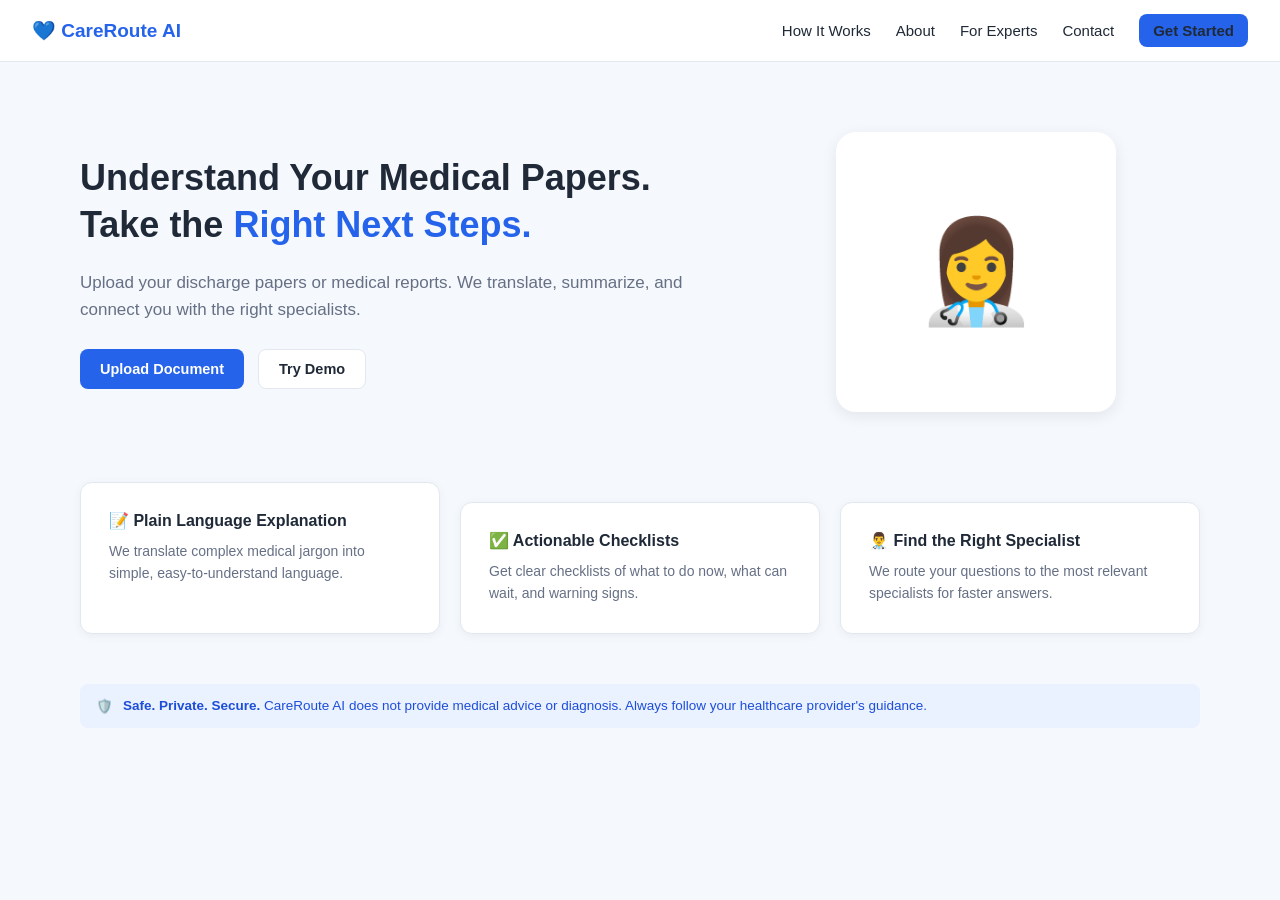
<file: Frontend/index.html>
<!DOCTYPE html>
<html lang="en">
<head>
<meta charset="UTF-8">
<meta name="viewport" content="width=device-width, initial-scale=1.0">
<title>CareRoute AI — Understand Your Medical Papers</title>
<link rel="stylesheet" href="styles.css">
<style>
  .hero{
    display:flex;
    justify-content:space-between;
    align-items:center;
    max-width:1200px;
    margin:auto;
    padding:70px 40px;
    gap:40px;
  }
  .hero-left{ width:55%; }
  .hero-left h1{ font-size:36px; line-height:1.3; margin-bottom:20px; }
  .blue-text{ color:var(--blue); }
  .hero-left p{ font-size:17px; color:var(--text-muted); line-height:1.6; margin-bottom:26px; }
  .buttons{ display:flex; gap:14px; }
  .hero-right{ width:40%; display:flex; justify-content:center; }
  .illustration{
    width:280px; height:280px; background:var(--white);
    border-radius:20px; box-shadow:var(--shadow-md);
    display:flex; justify-content:center; align-items:center; font-size:100px;
  }
  .features{
    max-width:1200px; margin:auto;
    display:grid; grid-template-columns:repeat(3,1fr); gap:20px;
    padding:0 40px 50px;
  }
  .features .card h3{ margin-bottom:10px; font-size:16px; }
  .features .card p{ color:var(--text-muted); line-height:1.6; font-size:14px; }
  .safe-banner{
    max-width:1200px; margin:0 auto 60px; padding:0 40px;
  }
  @media (max-width:800px){
    .hero{ flex-direction:column; }
    .hero-left, .hero-right{ width:100%; }
    .features{ grid-template-columns:1fr; }
  }
</style>
</head>
<body>

<header class="topbar">
  <a href="index.html" class="logo">💙 CareRoute AI</a>
  <nav class="public-nav">
    <a href="#how-it-works">How It Works</a>
    <a href="#about">About</a>
    <a href="#for-experts">For Experts</a>
    <a href="#contact">Contact</a>
    <a href="signup-user.html" class="btn btn-primary btn-sm">Get Started</a>
  </nav>
</header>

<section class="hero">
  <div class="hero-left">
    <h1>Understand Your Medical Papers.<br>Take the <span class="blue-text">Right Next Steps.</span></h1>
    <p>
      Upload your discharge papers or medical reports. We translate, summarize,
      and connect you with the right specialists.
    </p>
    <div class="buttons">
      <a href="upload.html" class="btn btn-primary">Upload Document</a>
      <a href="upload.html?demo=1" class="btn btn-secondary">Try Demo</a>
    </div>
  </div>
  <div class="hero-right">
    <div class="illustration">👩‍⚕️</div>
  </div>
</section>

<section class="features">
  <div class="card">
    <h3>📝 Plain Language Explanation</h3>
    <p>We translate complex medical jargon into simple, easy-to-understand language.</p>
  </div>
  <div class="card">
    <h3>✅ Actionable Checklists</h3>
    <p>Get clear checklists of what to do now, what can wait, and warning signs.</p>
  </div>
  <div class="card">
    <h3>👨‍⚕️ Find the Right Specialist</h3>
    <p>We route your questions to the most relevant specialists for faster answers.</p>
  </div>
</section>

<div class="safe-banner">
  <div class="notice notice-info">
    🛡️ <div><strong>Safe. Private. Secure.</strong> CareRoute AI does not provide medical advice or diagnosis. Always follow your healthcare provider's guidance.</div>
  </div>
</div>

</body>
</html>
</file>
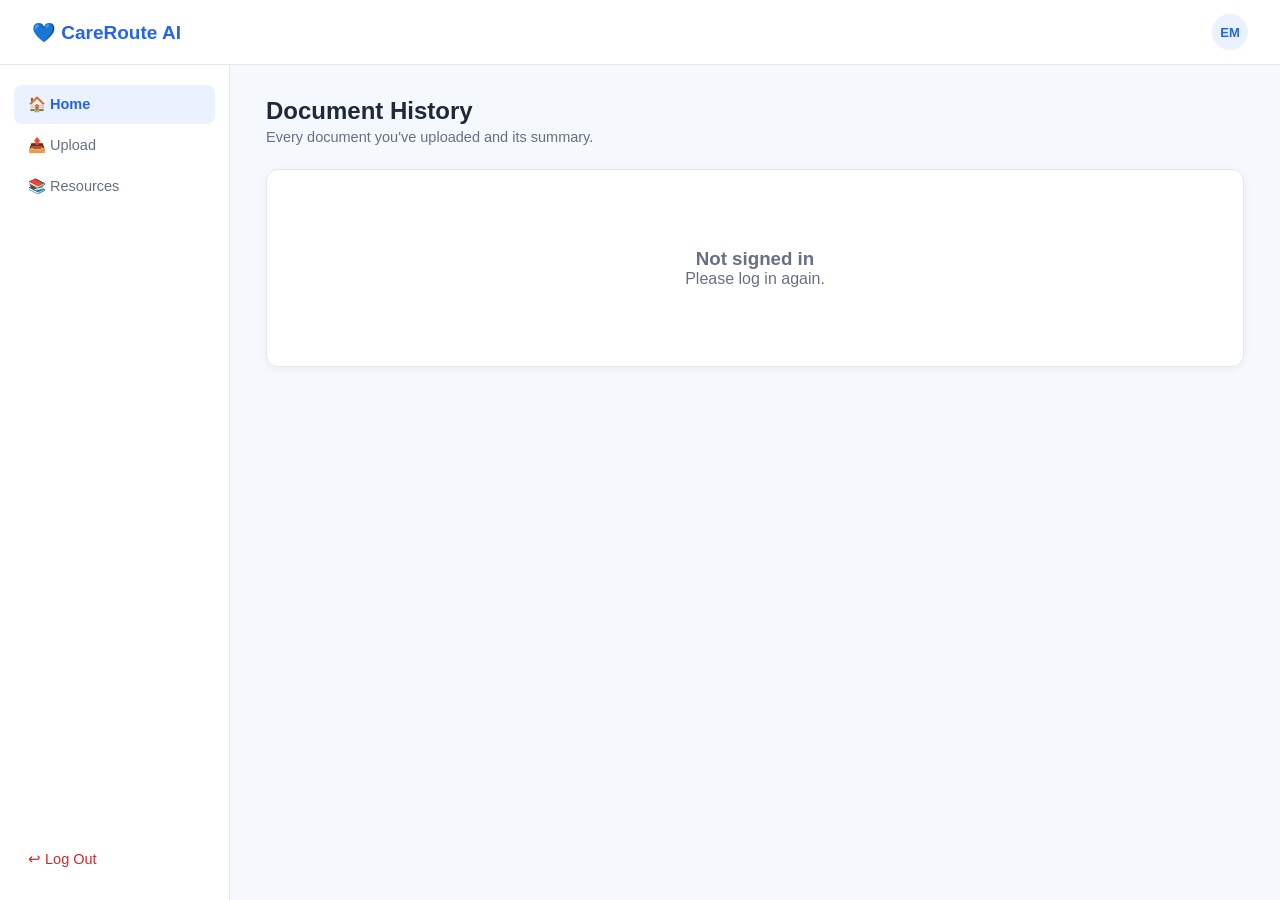
<file: Frontend/dashboard.html>
<!DOCTYPE html>
<html lang="en">
<head>
<meta charset="UTF-8">
<meta name="viewport" content="width=device-width, initial-scale=1.0">
<title>History — CareRoute AI</title>
<link rel="stylesheet" href="styles.css">

<style>
/* ===== FULLSCREEN MODAL ===== */
.modal {
  position: fixed;
  inset: 0;
  background: rgba(0,0,0,0.6);
  z-index: 9999;
}

/* ===== SPLIT LAYOUT ===== */
.split-container {
  width: 95vw;
  height: 92vh;
  margin: 3vh auto;
  background: white;
  border-radius: 12px;
  display: flex;
  overflow: hidden;
}

/* LEFT PANEL */
.left-panel {
  width: 30%;
  padding: 20px;
  border-right: 1px solid #ddd;
  overflow-y: auto;
}

/* RIGHT PANEL */
.right-panel {
  width: 70%;
  display: flex;
  flex-direction: column;
}

/* TOP BAR */
.top-bar {
  display: flex;
  justify-content: space-between;
  padding: 10px 15px;
  border-bottom: 1px solid #ddd;
}

/* DOCUMENT VIEW */
#modalViewer {
  flex: 1;
  width: 100%;
  border: none;
}

/* CAPTION */
.caption-box {
  white-space: pre-wrap;
  line-height: 1.5;
  margin-top: 10px;
}

/* ===== USER DROPDOWN ===== */
.user-menu {
  position: relative;
  display: inline-block;
}

.dropdown {
  position: absolute;
  right: 0;
  top: 45px;
  background: white;
  border: 1px solid #ddd;
  border-radius: 8px;
  width: 160px;
  box-shadow: 0 4px 10px rgba(0,0,0,0.1);
  overflow: hidden;
  z-index: 1000;
}

.dropdown a {
  display: block;
  padding: 10px;
  text-decoration: none;
  color: black;
  font-size: 14px;
}

.dropdown a:hover {
  background: #f2f2f2;
}

.hidden {
  display: none;
}
</style>

</head>
<body>

<header class="topbar">
  <a href="dashboard.html" class="logo">💙 CareRoute AI</a>

  <div class="topbar-right">

    <div class="user-menu">
      <div class="avatar" id="signedInAvatar" onclick="toggleUserMenu()">EM</div>

      <div id="userDropdown" class="dropdown hidden">
        <a href="index.html" class="logout">↩ Log Out</a>
      </div>
    </div>
  </div>
</header>

<div class="app-shell">
  <aside class="sidebar">
    <a href="dashboard.html" class="active">🏠 Home</a>
    <a href="upload.html">📤 Upload</a>
    <a href="resources.html">📚 Resources</a>
    <a href="index.html" class="logout">↩ Log Out</a>
  </aside>
  <main class="main-content">
    <h1 class="page-title">Document History</h1>
    <p class="page-subtitle">Every document you've uploaded and its summary.</p>

    <div class="card" id="historyContainer">
      <div class="loading">Loading documents...</div>
    </div>

  </main>
</div>

<!-- FULLSCREEN VIEWER -->
<div id="docModal" class="modal" style="display:none;">
  <div class="split-container">

    <!-- LEFT -->
    <div class="left-panel">
      <h2>Document Details</h2>
      <div id="modalCaption" class="caption-box"></div>
    </div>

    <!-- RIGHT -->
    <div class="right-panel">

      <div class="top-bar">
        <h3>Preview</h3>
        <button onclick="closeModal()" class="btn btn-secondary btn-sm">
          Close
        </button>
      </div>

      <iframe id="modalViewer"></iframe>

    </div>

  </div>
</div>

<script src="auth-state.js"></script>

<script>
const API_BASE = "http://127.0.0.1:5000";

/* ===== USER HEADER ===== */
function updateSignedInUser() {
    const username = CareRouteAuth.getSignedInUsername();
    const avatar = document.getElementById("signedInAvatar");

    if (!username || !avatar) return;

    avatar.textContent = username;
    avatar.title = username;
}

/* ===== USER DROPDOWN ===== */
function toggleUserMenu() {
    document.getElementById("userDropdown").classList.toggle("hidden");
}

window.addEventListener("click", function (e) {
    const menu = document.getElementById("userDropdown");
    const avatar = document.getElementById("signedInAvatar");

    if (!menu.contains(e.target) && e.target !== avatar) {
        menu.classList.add("hidden");
    }
});

/* ===== OPEN DOCUMENT VIEWER ===== */
function openDocument(docId, caption) {

    const modal = document.getElementById("docModal");
    const viewer = document.getElementById("modalViewer");
    const captionBox = document.getElementById("modalCaption");

    captionBox.innerText = caption || "No caption available";

    viewer.src = `${API_BASE}/get-file/${docId}`;

    modal.style.display = "block";
}

/* ===== CLOSE MODAL ===== */
function closeModal() {
    document.getElementById("docModal").style.display = "none";
    document.getElementById("modalViewer").src = "";
}

/* click outside modal closes */
window.onclick = function(event) {
    const modal = document.getElementById("docModal");
    if (event.target === modal) closeModal();
};

/* ===== LOAD HISTORY ===== */
async function loadHistory() {

    const container = document.getElementById("historyContainer");

    const auth = CareRouteAuth.getAuthState();
    const username = auth.username;
    const password = auth.password;

    if (!username || !password) {
        container.innerHTML = `
            <div class="empty-state">
                <h3>Not signed in</h3>
                <p>Please log in again.</p>
            </div>
        `;
        return;
    }

    try {

        const params = new URLSearchParams({ username, password });

        const response = await fetch(
            `${API_BASE}/getDocumentsForUser?${params}`
        );

        if (!response.ok) {
            throw new Error("Failed to load documents");
        }

        const documents = await response.json();

        if (!documents.length) {
            container.innerHTML = `
                <div class="empty-state">
                    <div class="icon">📄</div>
                    <h3>No documents yet</h3>
                    <p>Upload your first medical document to get started.</p>
                </div>
            `;
            return;
        }

        container.innerHTML = "";

        documents.forEach(doc => {

            const filename = doc.document_path
                ? doc.document_path.split(/[\\/]/).pop()
                : `Document ${doc.id}`;

            const summary = doc.summary || "No caption available";

            const row = document.createElement("div");
            row.className = "list-row";

            row.innerHTML = `
                <div>
                    <div class="title">📄 ${filename}</div>
                    <div class="meta">${summary}</div>
                </div>

                <div style="display:flex; gap:8px; align-items:center;">
                    <span class="badge badge-success">Processed</span>

                    <button class="btn btn-secondary btn-sm"
                        onclick='openDocument(${doc.id}, ${JSON.stringify(summary)})'>
                        View Full
                    </button>
                </div>
            `;

            container.appendChild(row);
        });

    } catch (err) {

        console.error(err);

        container.innerHTML = `
            <div class="empty-state">
                <h3>Error loading history</h3>
                <p>${err.message}</p>
            </div>
        `;
    }
}

updateSignedInUser();
loadHistory();
</script>

</body>
</html>
</file>
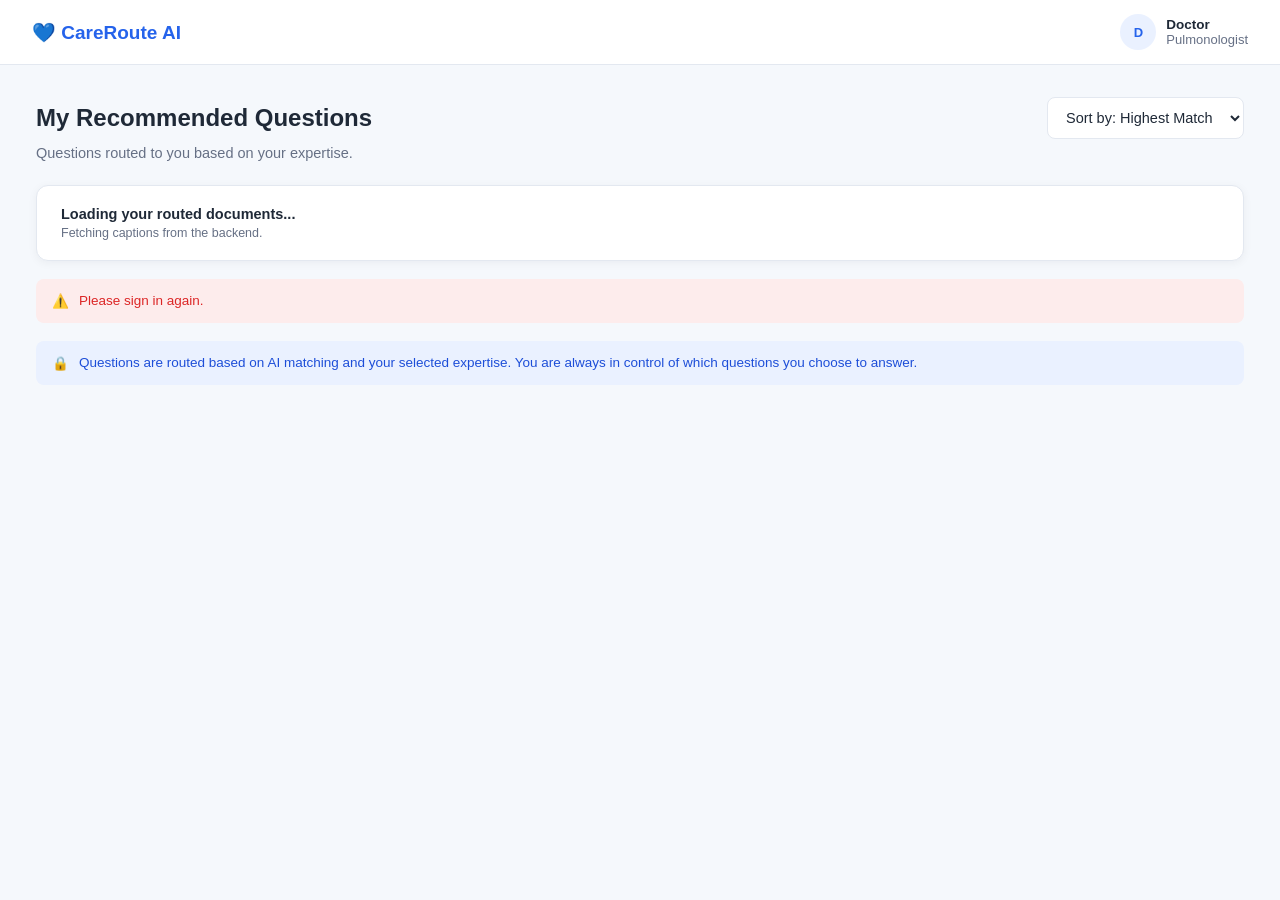
<file: Frontend/doctor-dashboard.html>
<!DOCTYPE html>
<html lang="en">
<head>
<meta charset="UTF-8">
<meta name="viewport" content="width=device-width, initial-scale=1.0">
<title>Doctor Dashboard — CareRoute AI</title>
<link rel="stylesheet" href="styles.css">

<style>
/* ===== USER MENU DROPDOWN ===== */
.user-menu {
  position: relative;
  display: inline-block;
}

.dropdown {
  position: absolute;
  right: 0;
  top: 45px;
  background: white;
  border: 1px solid #ddd;
  border-radius: 8px;
  width: 160px;
  box-shadow: 0 4px 10px rgba(0,0,0,0.1);
  overflow: hidden;
  z-index: 1000;
}

.dropdown a {
  display: block;
  padding: 10px;
  text-decoration: none;
  color: black;
  font-size: 14px;
}

.dropdown a:hover {
  background: #f2f2f2;
}

.hidden {
  display: none;
}
</style>

</head>

<body>

<header class="topbar">
  <a href="doctor-dashboard.html" class="logo">💙 CareRoute AI</a>

  <div class="topbar-right">

    <div style="display:flex; align-items:center; gap:10px;">

      <!-- USER MENU -->
      <div class="user-menu">
        <div class="avatar" id="signedInAvatar" onclick="toggleUserMenu()">DR</div>

        <div id="userDropdown" class="dropdown hidden">
          <a href="index.html" class="logout">↩ Log Out</a>
        </div>
      </div>

      <!-- DOCTOR INFO -->
      <div>
        <div style="font-size:13.5px; font-weight:600;" id="doctorNameText">
          Doctor
        </div>
        <div class="small muted">Pulmonologist</div>
      </div>

    </div>

  </div>
</header>

<div class="app-shell">

  <main class="main-content">

    <div style="display:flex; justify-content:space-between; align-items:center; margin-bottom:6px;">
      <h1 class="page-title" style="margin-bottom:0;">My Recommended Questions</h1>
      <select style="width:auto;">
        <option>Sort by: Highest Match</option>
        <option>Sort by: Most Recent</option>
      </select>
    </div>

    <p class="page-subtitle">Questions routed to you based on your expertise.</p>

    <div class="card" style="padding:0; overflow:hidden;" id="doctorDocumentsCard">
      <div class="list-row" style="padding:20px 24px;">
        <div style="flex:1;">
          <div class="title">Loading your routed documents...</div>
          <div class="meta">Fetching captions from the backend.</div>
        </div>
      </div>
    </div>

    <div class="notice notice-danger" id="doctorDocumentsError" style="margin-top:18px; display:none;"></div>

    <div class="notice notice-info" style="margin-top:18px;">
      🔒 <div>Questions are routed based on AI matching and your selected expertise. You are always in control of which questions you choose to answer.</div>
    </div>

  </main>
</div>

<script src="auth-state.js"></script>

<script>
const API_BASE = 'http://127.0.0.1:5000';

/* ===== DROPDOWN MENU ===== */
function toggleUserMenu() {
  document.getElementById("userDropdown").classList.toggle("hidden");
}

window.addEventListener("click", function (e) {
  const menu = document.getElementById("userDropdown");
  const avatar = document.getElementById("signedInAvatar");

  if (!menu.contains(e.target) && e.target !== avatar) {
    menu.classList.add("hidden");
  }
});

/* ===== USER DISPLAY ===== */
function updateSignedInUser() {
  const authState = CareRouteAuth.getAuthState();
  const avatar = document.getElementById('signedInAvatar');
  const doctorText = document.getElementById('doctorNameText');

  if (avatar) {
    const name = authState.username || 'DR';

    avatar.textContent = name
      .split(' ')
      .map(w => w[0])
      .slice(0, 2)
      .join('')
      .toUpperCase();
  }

  if (doctorText && authState.username) {
    doctorText.textContent = authState.username;
  }

  return authState;
}

/* ===== UTILS ===== */
function truncateWords(text, maxWords) {
  const words = String(text || '').trim().split(/\s+/).filter(Boolean);
  return words.length <= maxWords
    ? words.join(' ')
    : words.slice(0, maxWords).join(' ') + '…';
}

function formatCaption(documentData) {
  return truncateWords(documentData.summary, 20);
}

function getDocumentName(path) {
  return String(path || '').split(/[\\/]/).pop() || 'Unknown file';
}

function getCurrentDoctorMatch(documentData, doctorName) {
  const normalized = String(doctorName || '').toLowerCase();
  let best = null;

  for (let i = 1; i <= 20; i++) {
    const docDoctor = String(documentData[`matched_doctor_${i}`] || '').toLowerCase();
    const score = Number(documentData[`similarity_score_${i}`]);

    if (!Number.isNaN(score)) {
      best = best === null ? score : Math.max(best, score);
    }

    if (docDoctor && docDoctor === normalized) {
      return Number.isNaN(score) ? null : score;
    }
  }

  return best;
}

function getPriorityBadge(score) {
  if (score >= 90) return { className: 'badge-high', label: 'High Priority' };
  if (score >= 80) return { className: 'badge-medium', label: 'Medium Priority' };
  return { className: 'badge-low', label: 'Low Priority' };
}

/* ===== ERROR ===== */
function showError(msg) {
  const box = document.getElementById('doctorDocumentsError');
  box.innerHTML = '⚠️ <div></div>';
  box.querySelector('div').textContent = msg;
  box.style.display = 'flex';
}

/* ===== RENDER ===== */
function renderDocuments(docs, doctorName) {
  const card = document.getElementById('doctorDocumentsCard');
  card.innerHTML = '';

  if (!docs.length) {
    card.innerHTML = `
      <div class="list-row" style="padding:20px 24px;">
        <div>
          <div class="title">No routed documents yet</div>
          <div class="meta">Once documents match your specialty, they will appear here.</div>
        </div>
      </div>`;
    return;
  }

  docs.forEach(doc => {
    const id = doc.id;
    const caption = formatCaption(doc);
    const score = getCurrentDoctorMatch(doc, doctorName);
    const badge = getPriorityBadge(score);

    const row = document.createElement('a');
    row.href = `question-detail.html?id=${encodeURIComponent(id)}`;
    row.style.textDecoration = 'none';
    row.style.color = 'inherit';

    row.innerHTML = `
      <div class="list-row" style="padding:20px 24px;">
        <div style="flex:1;">
          <div class="title">${caption}</div>
          <div class="meta">Match: ${Math.round((score || 0) * 100)}%</div>
        </div>

        <div style="display:flex; flex-direction:column; align-items:flex-end; gap:8px;">
          <span class="badge ${badge.className}">${badge.label}</span>
          <span class="btn btn-primary btn-sm">View & Answer</span>
        </div>
      </div>
    `;

    card.appendChild(row);
  });
}

/* ===== LOAD ===== */
async function loadDoctorDocuments() {
  const auth = updateSignedInUser();
  const name = auth.username;
  const password = auth.password;

  if (!name || !password) {
    showError("Please sign in again.");
    return;
  }

  try {
    const res = await fetch(
      `${API_BASE}/getDoctorDocuments?${new URLSearchParams({ name, password })}`
    );

    const data = await res.json();
    if (!res.ok) throw new Error(data.message || "Failed to load");

    renderDocuments(Array.isArray(data) ? data : [], name);

  } catch (err) {
    showError(err.message);
    renderDocuments([], name);
  }
}

/* INIT */
loadDoctorDocuments();
</script>

</body>
</html>
</file>
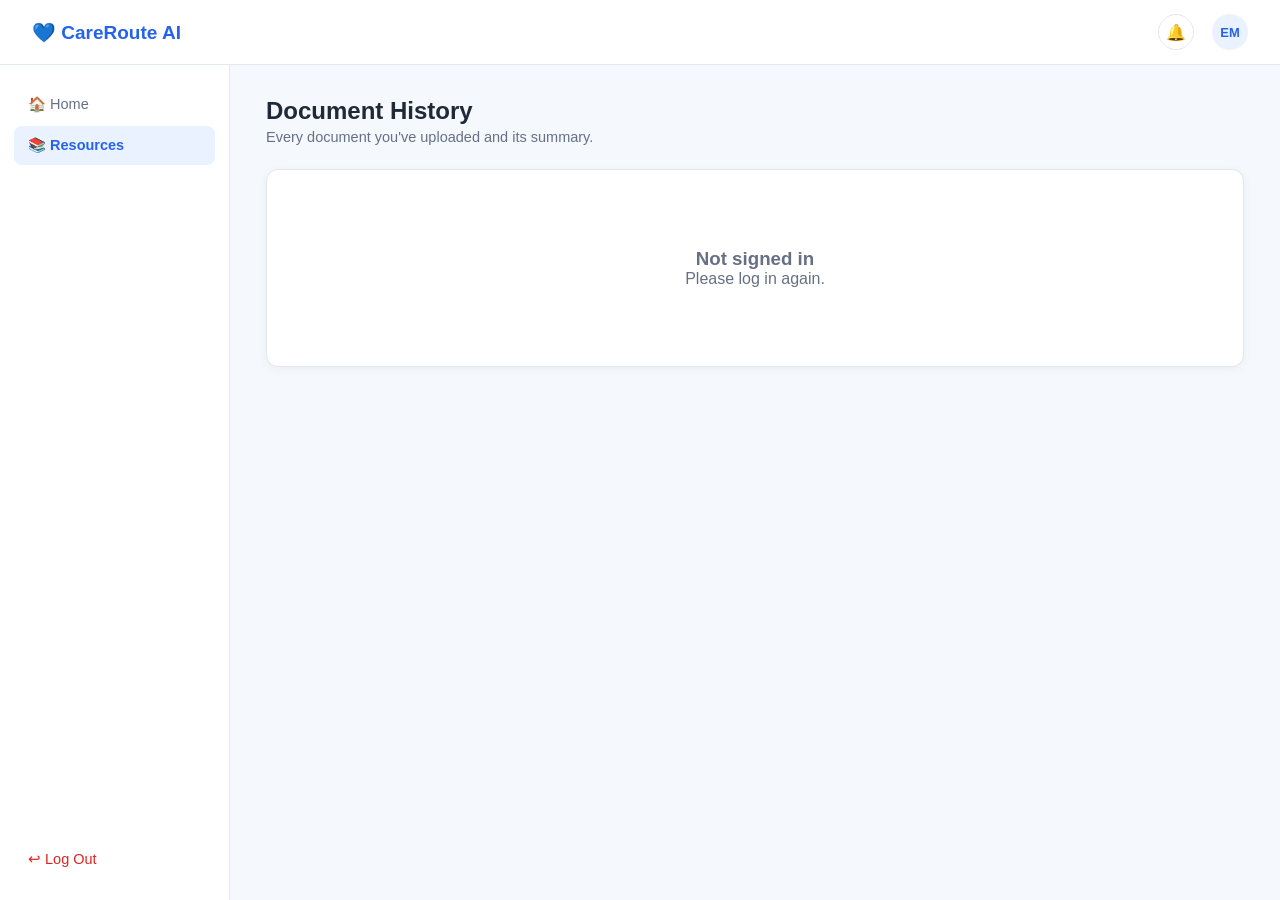
<file: Frontend/history.html>
<!DOCTYPE html>
<html lang="en">
<head>
<meta charset="UTF-8">
<meta name="viewport" content="width=device-width, initial-scale=1.0">
<title>History — CareRoute AI</title>
<link rel="stylesheet" href="styles.css">

<style>
/* ===== FULLSCREEN MODAL ===== */
.modal {
  position: fixed;
  inset: 0;
  background: rgba(0,0,0,0.6);
  z-index: 9999;
}

/* ===== SPLIT LAYOUT ===== */
.split-container {
  width: 95vw;
  height: 92vh;
  margin: 3vh auto;
  background: white;
  border-radius: 12px;
  display: flex;
  overflow: hidden;
}

/* LEFT PANEL */
.left-panel {
  width: 30%;
  padding: 20px;
  border-right: 1px solid #ddd;
  overflow-y: auto;
}

/* RIGHT PANEL */
.right-panel {
  width: 70%;
  display: flex;
  flex-direction: column;
}

/* TOP BAR */
.top-bar {
  display: flex;
  justify-content: space-between;
  padding: 10px 15px;
  border-bottom: 1px solid #ddd;
}

/* DOCUMENT VIEW */
#modalViewer {
  flex: 1;
  width: 100%;
  border: none;
}

/* CAPTION */
.caption-box {
  white-space: pre-wrap;
  line-height: 1.5;
  margin-top: 10px;
}
</style>

</head>
<body>

<header class="topbar">
  <a href="dashboard.html" class="logo">💙 CareRoute AI</a>
  <div class="topbar-right">
    <div class="icon-btn">🔔</div>
    <div class="avatar" id="signedInAvatar">EM</div>
  </div>
</header>

<div class="app-shell">

  <aside class="sidebar">
    <a href="dashboard.html">🏠 Home</a>
    <a href="resources.html" class="active">📚 Resources</a>
    <a href="index.html" class="logout">↩ Log Out</a>
  </aside>

  <main class="main-content">
    <h1 class="page-title">Document History</h1>
    <p class="page-subtitle">Every document you've uploaded and its summary.</p>

    <div class="card" id="historyContainer">
      <div class="loading">Loading documents...</div>
    </div>

  </main>
</div>

<!-- FULLSCREEN VIEWER -->
<div id="docModal" class="modal" style="display:none;">
  <div class="split-container">

    <!-- LEFT -->
    <div class="left-panel">
      <h2>Document Details</h2>
      <div id="modalCaption" class="caption-box"></div>
    </div>

    <!-- RIGHT -->
    <div class="right-panel">

      <div class="top-bar">
        <h3>Preview</h3>
        <button onclick="closeModal()" class="btn btn-secondary btn-sm">
          Close
        </button>
      </div>

      <iframe id="modalViewer"></iframe>

    </div>

  </div>
</div>

<script src="auth-state.js"></script>

<script>
const API_BASE = "http://127.0.0.1:5000";

/* ===== USER HEADER ===== */
function updateSignedInUser() {
    const username = CareRouteAuth.getSignedInUsername();
    const avatar = document.getElementById("signedInAvatar");

    if (!username || !avatar) return;

    avatar.textContent = username;
    avatar.title = username;
}

/* ===== OPEN DOCUMENT VIEWER ===== */
function openDocument(docId, caption) {

    const modal = document.getElementById("docModal");
    const viewer = document.getElementById("modalViewer");
    const captionBox = document.getElementById("modalCaption");

    captionBox.innerText = caption || "No caption available";

    viewer.src = `${API_BASE}/get-file/${docId}`;

    modal.style.display = "block";
}

/* ===== CLOSE MODAL ===== */
function closeModal() {
    document.getElementById("docModal").style.display = "none";
    document.getElementById("modalViewer").src = "";
}

/* click outside closes */
window.onclick = function(event) {
    const modal = document.getElementById("docModal");
    if (event.target === modal) closeModal();
};

/* ===== LOAD HISTORY ===== */
async function loadHistory() {

    const container = document.getElementById("historyContainer");

    const auth = CareRouteAuth.getAuthState();
    const username = auth.username;
    const password = auth.password;

    if (!username || !password) {
        container.innerHTML = `
            <div class="empty-state">
                <h3>Not signed in</h3>
                <p>Please log in again.</p>
            </div>
        `;
        return;
    }

    try {

        const params = new URLSearchParams({ username, password });

        const response = await fetch(
            `${API_BASE}/getDocumentsForUser?${params}`
        );

        if (!response.ok) {
            throw new Error("Failed to load documents");
        }

        const documents = await response.json();

        if (!documents.length) {
            container.innerHTML = `
                <div class="empty-state">
                    <div class="icon">📄</div>
                    <h3>No documents yet</h3>
                    <p>Upload your first medical document to get started.</p>
                </div>
            `;
            return;
        }

        container.innerHTML = "";

        documents.forEach(doc => {

            const filename = doc.document_path
                ? doc.document_path.split(/[\\/]/).pop()
                : `Document ${doc.id}`;

            const summary = doc.summary || "No caption available";

            const row = document.createElement("div");
            row.className = "list-row";

            row.innerHTML = `
                <div>
                    <div class="title">📄 ${filename}</div>
                    <div class="meta">${summary}</div>
                </div>

                <div style="display:flex; gap:8px; align-items:center;">
                    <span class="badge badge-success">Processed</span>

                    <button class="btn btn-secondary btn-sm"
                        onclick='openDocument(${doc.id}, ${JSON.stringify(summary)})'>
                        View Full
                    </button>
                </div>
            `;

            container.appendChild(row);
        });

    } catch (err) {

        console.error(err);

        container.innerHTML = `
            <div class="empty-state">
                <h3>Error loading history</h3>
                <p>${err.message}</p>
            </div>
        `;
    }
}

updateSignedInUser();
loadHistory();
</script>

</body>
</html>
</file>
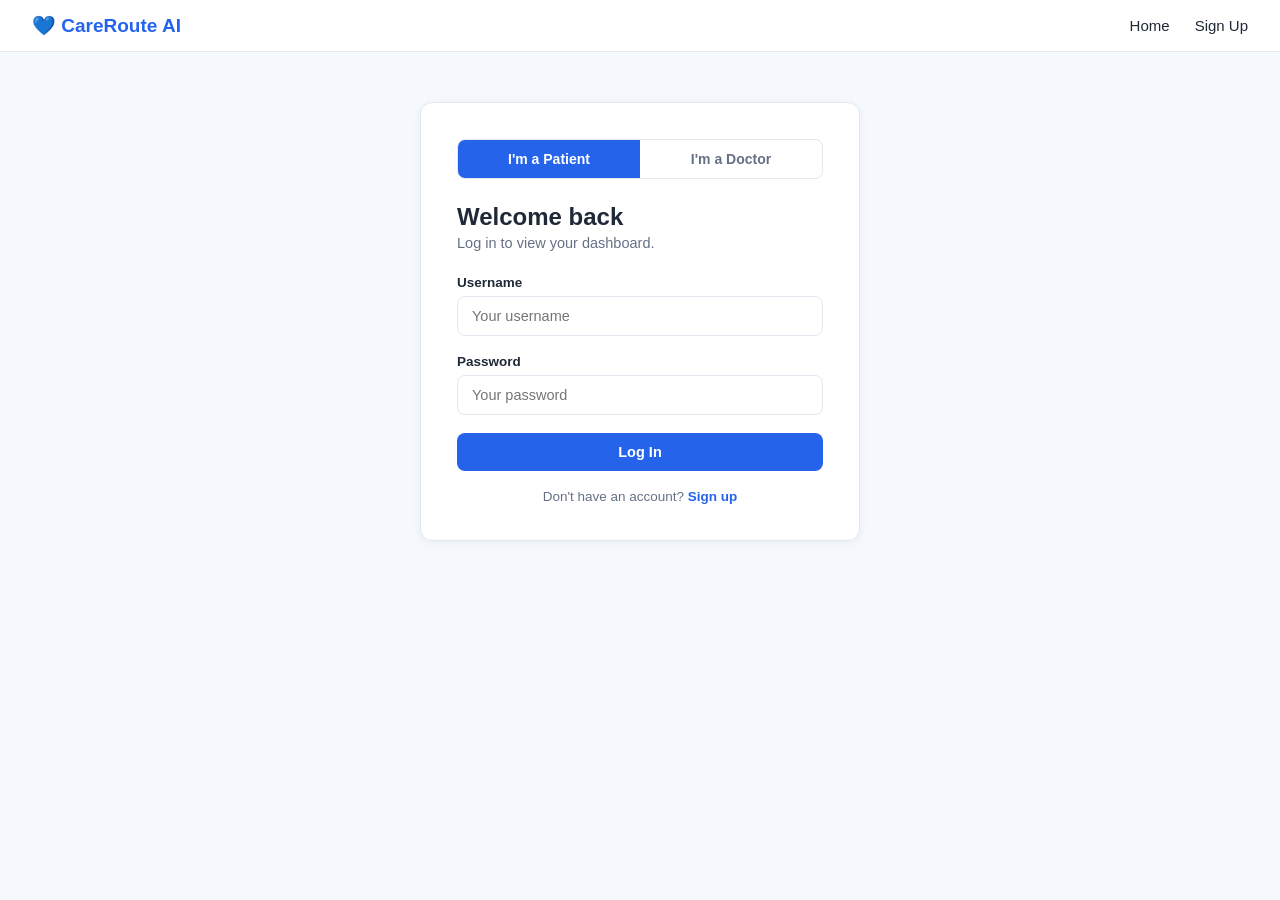
<file: Frontend/login.html>
<!DOCTYPE html>
<html lang="en">
<head>
<meta charset="UTF-8">
<meta name="viewport" content="width=device-width, initial-scale=1.0">
<title>Log In — CareRoute AI</title>
<link rel="stylesheet" href="styles.css">
</head>
<body>

<header class="topbar">
  <a href="index.html" class="logo">💙 CareRoute AI</a>
  <nav class="public-nav">
    <a href="index.html">Home</a>
    <a href="signup-user.html">Sign Up</a>
  </nav>
</header>

<div class="auth-wrap">
  <div class="card">

    <div class="role-toggle">
      <a href="#" class="active" id="patientTab" onclick="showRole('patient'); return false;">I'm a Patient</a>
      <a href="#" id="doctorTab" onclick="showRole('doctor'); return false;">I'm a Doctor</a>
    </div>

    <h1 class="page-title">Welcome back</h1>
    <p class="page-subtitle">Log in to view your dashboard.</p>

    <div id="loginStatus" class="error-text" style="display:none; margin-bottom:16px;"></div>

    <!-- Patient login -> GET /verifyUser?username=&password= -->
    <form id="patientLoginForm" action="#" method="GET">
      <div class="form-group">
        <label for="pUsername">Username</label>
        <input type="text" id="pUsername" name="username" placeholder="Your username" required>
      </div>
      <div class="form-group">
        <label for="pPassword">Password</label>
        <input type="password" id="pPassword" name="password" placeholder="Your password" required>
        <div class="error-text" id="patientLoginHint">Incorrect username or password.</div>
      </div>
      <button type="submit" class="btn btn-primary btn-block">Log In</button>
    </form>

    <!-- Doctor login -> GET /verifyDoctor?name=&password= -->
    <form id="doctorLoginForm" action="#" method="GET" style="display:none;">
      <div class="form-group">
        <label for="dName">Full name</label>
        <input type="text" id="dName" name="name" placeholder="Dr. Sarah Lee" required>
      </div>
      <div class="form-group">
        <label for="dPassword">Password</label>
        <input type="password" id="dPassword" name="password" placeholder="Your password" required>
        <div class="error-text" id="doctorLoginHint">Incorrect name or password.</div>
      </div>
      <button type="submit" class="btn btn-primary btn-block">Log In</button>
    </form>

    <p class="auth-switch">
      Don't have an account?
      <a href="signup-user.html" id="signupLink">Sign up</a>
    </p>
  </div>
</div>

<script src="auth-state.js"></script>
<script>
  const loginStatus = document.getElementById('loginStatus');

  function showRole(role){
    const patientTab = document.getElementById('patientTab');
    const doctorTab = document.getElementById('doctorTab');
    const patientForm = document.getElementById('patientLoginForm');
    const doctorForm = document.getElementById('doctorLoginForm');
    const signupLink = document.getElementById('signupLink');

    if(role === 'patient'){
      patientTab.classList.add('active');
      doctorTab.classList.remove('active');
      patientForm.style.display = 'block';
      doctorForm.style.display = 'none';
      signupLink.setAttribute('href', 'signup-user.html');
    } else {
      doctorTab.classList.add('active');
      patientTab.classList.remove('active');
      doctorForm.style.display = 'block';
      patientForm.style.display = 'none';
      signupLink.setAttribute('href', 'signup-doctor.html');
    }
  }

  function showStatus(message) {
    loginStatus.textContent = message;
    loginStatus.style.display = 'block';
  }

  function clearStatus() {
    loginStatus.textContent = '';
    loginStatus.style.display = 'none';
  }

  function responseIndicatesSuccess(text) {
    return text.toLowerCase().includes('verified successfully');
  }

  document.getElementById('patientLoginForm').addEventListener('submit', async function (event) {
    event.preventDefault();
    clearStatus();

    const username = document.getElementById('pUsername').value;
    const password = document.getElementById('pPassword').value;

    try {
      const response = await fetch(`http://127.0.0.1:5000/verifyUser?${new URLSearchParams({ username, password })}`, {
        method: 'GET',
      });

      const responseText = await response.text();

      if (response.ok && responseIndicatesSuccess(responseText)) {
        CareRouteAuth.setAuthState('patient', username, password);
        window.location.href = 'dashboard.html';
        return;
      }

      showStatus(responseText || 'Incorrect username or password.');
    } catch (error) {
      console.error('Patient login request failed:', error);
      showStatus('Unable to reach the login service. Check that the backend is running and allows this page origin.');
    }
  });

  document.getElementById('doctorLoginForm').addEventListener('submit', async function (event) {
    event.preventDefault();
    clearStatus();

    const name = document.getElementById('dName').value;
    const password = document.getElementById('dPassword').value;

    try {
      const response = await fetch(`http://127.0.0.1:5000/verifyDoctor?${new URLSearchParams({ name, password })}`, {
        method: 'GET',
      });

      const responseText = await response.text();

      if (response.ok && responseIndicatesSuccess(responseText)) {
        CareRouteAuth.setAuthState('doctor', name, password);
        window.location.href = 'doctor-dashboard.html';
        return;
      }

      showStatus(responseText || 'Incorrect name or password.');
    } catch (error) {
      console.error('Doctor login request failed:', error);
      showStatus('Unable to reach the login service. Check that the backend is running and allows this page origin.');
    }
  });
</script>

</body>
</html>
</file>
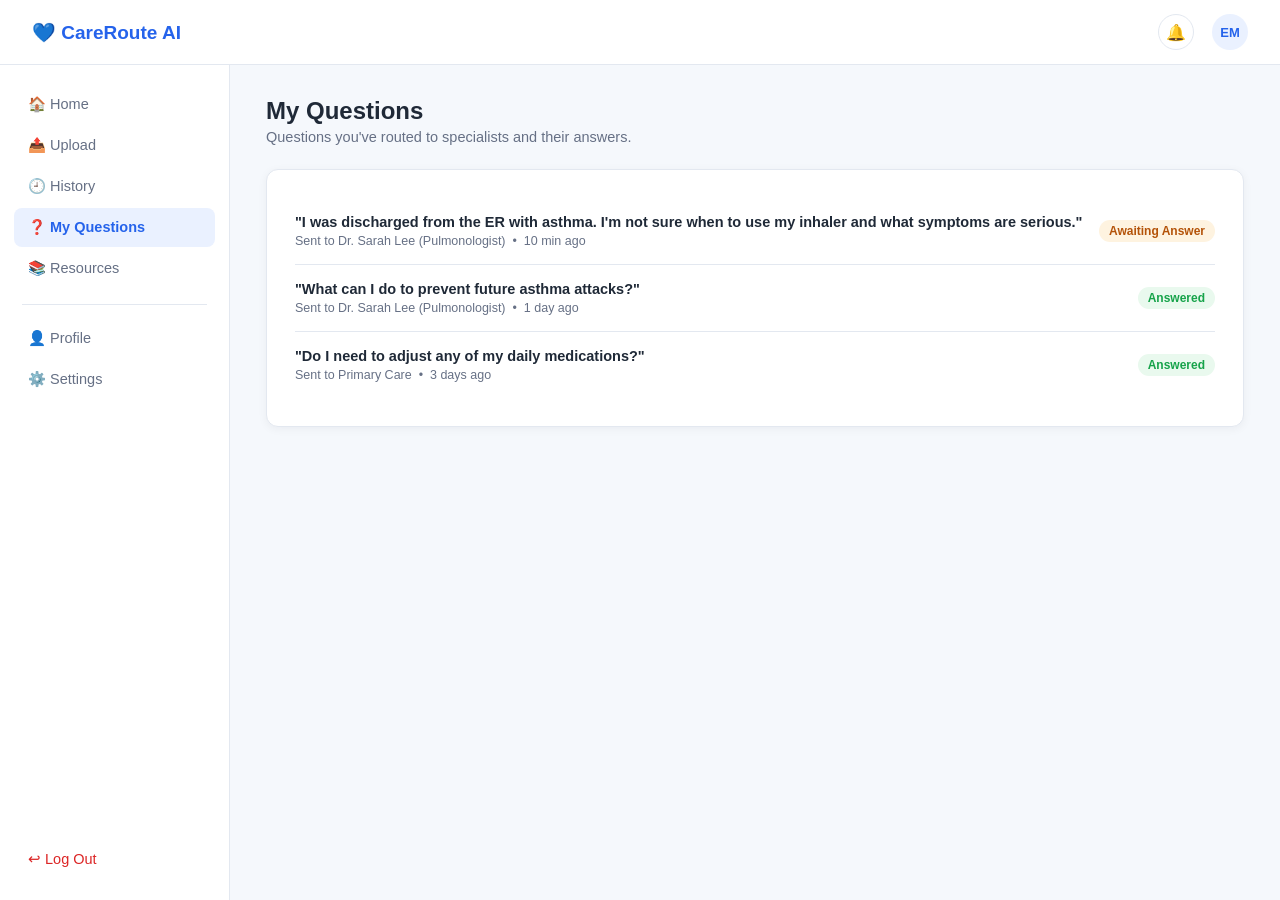
<file: Frontend/my-questions.html>
<!DOCTYPE html>
<html lang="en">
<head>
<meta charset="UTF-8">
<meta name="viewport" content="width=device-width, initial-scale=1.0">
<title>My Questions — CareRoute AI</title>
<link rel="stylesheet" href="styles.css">
</head>
<body>

<header class="topbar">
  <a href="dashboard.html" class="logo">💙 CareRoute AI</a>
  <div class="topbar-right">
    <div class="icon-btn">🔔</div>
    <div class="avatar" id="signedInAvatar">EM</div>
  </div>
</header>

<div class="app-shell">

  <aside class="sidebar">
    <a href="dashboard.html">🏠 Home</a>
    <a href="upload.html">📤 Upload</a>
    <a href="history.html">🕘 History</a>
    <a href="my-questions.html" class="active">❓ My Questions</a>
    <a href="resources.html">📚 Resources</a>
    <div class="sidebar-divider"></div>
    <a href="profile.html">👤 Profile</a>
    <a href="settings.html">⚙️ Settings</a>
    <a href="index.html" class="logout">↩ Log Out</a>
  </aside>

  <main class="main-content">
    <h1 class="page-title">My Questions</h1>
    <p class="page-subtitle">Questions you've routed to specialists and their answers.</p>

    <div class="card">

      <div class="list-row">
        <div>
          <div class="title">"I was discharged from the ER with asthma. I'm not sure when to use my inhaler and what symptoms are serious."</div>
          <div class="meta">Sent to Dr. Sarah Lee (Pulmonologist) &nbsp;•&nbsp; 10 min ago</div>
        </div>
        <span class="badge badge-medium">Awaiting Answer</span>
      </div>

      <div class="list-row">
        <div>
          <div class="title">"What can I do to prevent future asthma attacks?"</div>
          <div class="meta">Sent to Dr. Sarah Lee (Pulmonologist) &nbsp;•&nbsp; 1 day ago</div>
        </div>
        <span class="badge badge-success">Answered</span>
      </div>

      <div class="list-row">
        <div>
          <div class="title">"Do I need to adjust any of my daily medications?"</div>
          <div class="meta">Sent to Primary Care &nbsp;•&nbsp; 3 days ago</div>
        </div>
        <span class="badge badge-success">Answered</span>
      </div>

    </div>
  </main>
</div>

<script src="auth-state.js"></script>
<script>
  function updateSignedInUser() {
    const username = CareRouteAuth.getSignedInUsername();
    const avatar = document.getElementById('signedInAvatar');
    if (!username || !avatar) {
      return;
    }

    avatar.textContent = username;
    avatar.title = username;
  }

  updateSignedInUser();
</script>

</body>
</html>
</file>
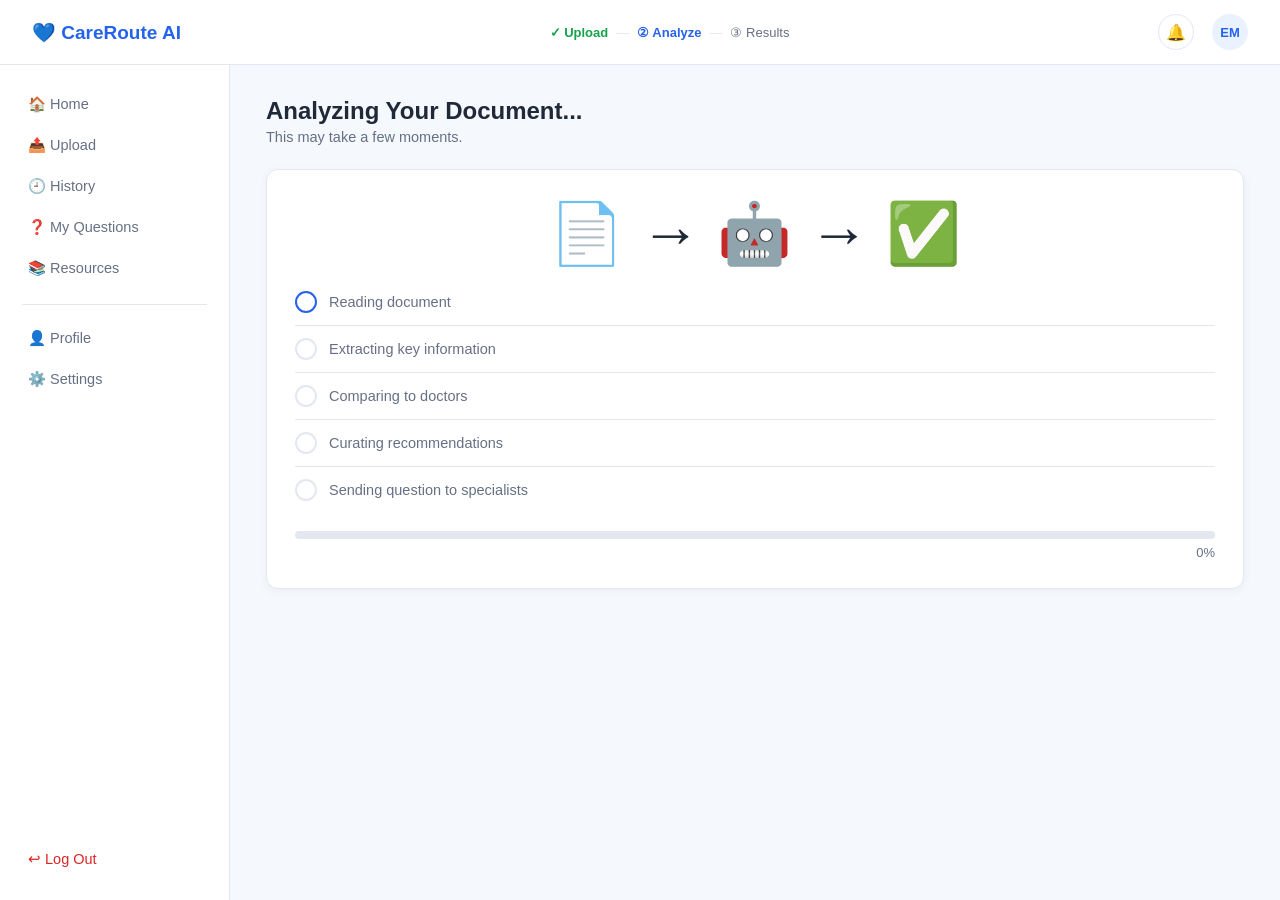
<file: Frontend/processing.html>
<!DOCTYPE html>
<html lang="en">
<head>
<meta charset="UTF-8">
<meta name="viewport" content="width=device-width, initial-scale=1.0">
<title>Analyzing Your Document — CareRoute AI</title>
<link rel="stylesheet" href="styles.css">
</head>
<body>

<header class="topbar">
  <a href="dashboard.html" class="logo">💙 CareRoute AI</a>
  <div class="topbar-steps">
    <span class="step done">✓ Upload</span>
    <span class="sep">—</span>
    <span class="step active">② Analyze</span>
    <span class="sep">—</span>
    <span class="step">③ Results</span>
  </div>
  <div class="topbar-right">
    <div class="icon-btn">🔔</div>
    <div class="avatar">EM</div>
  </div>
</header>

<div class="app-shell">

  <aside class="sidebar">
    <a href="dashboard.html">🏠 Home</a>
    <a href="upload.html">📤 Upload</a>
    <a href="history.html">🕘 History</a>
    <a href="my-questions.html">❓ My Questions</a>
    <a href="resources.html">📚 Resources</a>
    <div class="sidebar-divider"></div>
    <a href="profile.html">👤 Profile</a>
    <a href="settings.html">⚙️ Settings</a>
    <a href="index.html" class="logout">↩ Log Out</a>
  </aside>

  <main class="main-content">
    <h1 class="page-title">Analyzing Your Document...</h1>
    <p class="page-subtitle">This may take a few moments.</p>

    <div class="card">
      <div style="text-align:center; font-size:60px; margin-bottom:10px;">📄 → 🤖 → ✅</div>

      <div id="checklist">
        <div class="checklist-item active"><span class="icon">✓</span><span class="label">Reading document</span></div>
        <div class="checklist-item"><span class="icon">✓</span><span class="label">Extracting key information</span></div>
        <div class="checklist-item"><span class="icon">✓</span><span class="label">Comparing to doctors</span></div>
        <div class="checklist-item"><span class="icon">✓</span><span class="label">Curating recommendations</span></div>
        <div class="checklist-item"><span class="icon">✓</span><span class="label">Sending question to specialists</span></div>
      </div>

      <div class="progress-track"><div class="progress-fill" id="progressFill" style="width:0%;"></div></div>
      <p class="small muted" id="progressLabel" style="text-align:right;">0%</p>
    </div>
  </main>
</div>

<script>
  // Demo-only animation: walks the checklist forward, then redirects to the results dashboard.
  // Replace this with real polling against your backend's processing status once it exists.
  const items = document.querySelectorAll('.checklist-item');
  const fill = document.getElementById('progressFill');
  const label = document.getElementById('progressLabel');
  let step = 0; // first two already marked done above

  const interval = setInterval(() => {
    if (step < items.length) {
      items[step].classList.add('done');
      items[step].classList.remove('active');
      if (items[step + 1]) items[step + 1].classList.add('active');
      step++;
      const pct = Math.round((step / items.length) * 100);
      fill.style.width = pct + '%';
      label.textContent = pct + '%';
    } else {
      clearInterval(interval);
      window.location.href = 'dashboard.html';
    }
  }, 4000);
</script>

</body>
</html>
</file>
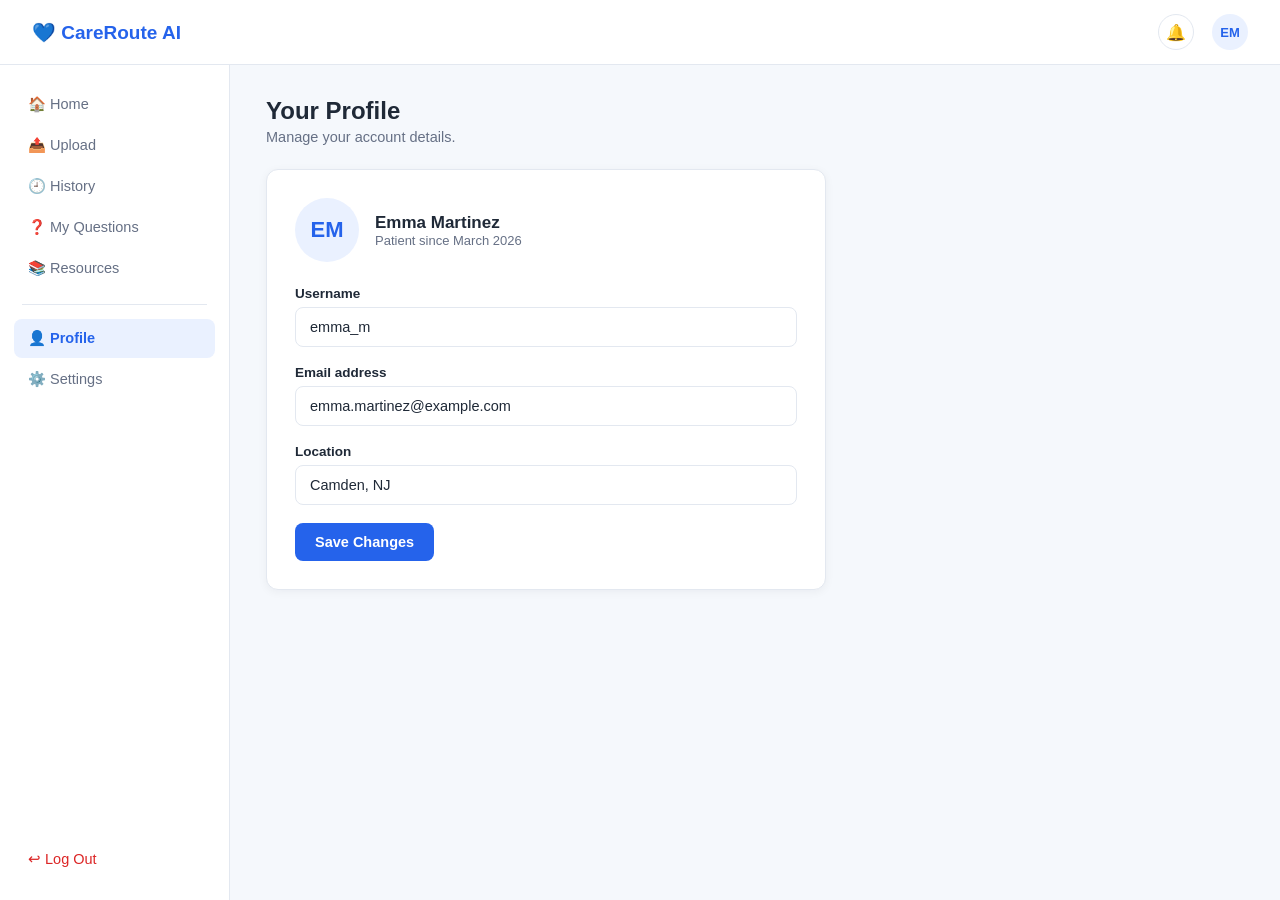
<file: Frontend/profile.html>
<!DOCTYPE html>
<html lang="en">
<head>
<meta charset="UTF-8">
<meta name="viewport" content="width=device-width, initial-scale=1.0">
<title>Profile — CareRoute AI</title>
<link rel="stylesheet" href="styles.css">
</head>
<body>

<header class="topbar">
  <a href="dashboard.html" class="logo">💙 CareRoute AI</a>
  <div class="topbar-right">
    <div class="icon-btn">🔔</div>
    <div class="avatar">EM</div>
  </div>
</header>

<div class="app-shell">

  <aside class="sidebar">
    <a href="dashboard.html">🏠 Home</a>
    <a href="upload.html">📤 Upload</a>
    <a href="history.html">🕘 History</a>
    <a href="my-questions.html">❓ My Questions</a>
    <a href="resources.html">📚 Resources</a>
    <div class="sidebar-divider"></div>
    <a href="profile.html" class="active">👤 Profile</a>
    <a href="settings.html">⚙️ Settings</a>
    <a href="index.html" class="logout">↩ Log Out</a>
  </aside>

  <main class="main-content">
    <h1 class="page-title">Your Profile</h1>
    <p class="page-subtitle">Manage your account details.</p>

    <div class="card" style="max-width:560px;">
      <div style="display:flex; align-items:center; gap:16px; margin-bottom:24px;">
        <div class="avatar" style="width:64px; height:64px; font-size:22px;">EM</div>
        <div>
          <div style="font-weight:700; font-size:17px;">Emma Martinez</div>
          <div class="muted small">Patient since March 2026</div>
        </div>
      </div>

      <!-- Wire this up to a future "update profile" endpoint -->
      <form action="profile.html" method="POST">
        <div class="form-group">
          <label for="profUsername">Username</label>
          <input type="text" id="profUsername" name="username" value="emma_m">
        </div>
        <div class="form-group">
          <label for="profEmail">Email address</label>
          <input type="email" id="profEmail" name="email" value="emma.martinez@example.com">
        </div>
        <div class="form-group">
          <label for="profLocation">Location</label>
          <input type="text" id="profLocation" name="location" value="Camden, NJ">
        </div>
        <button type="submit" class="btn btn-primary">Save Changes</button>
      </form>
    </div>
  </main>
</div>

</body>
</html>
</file>
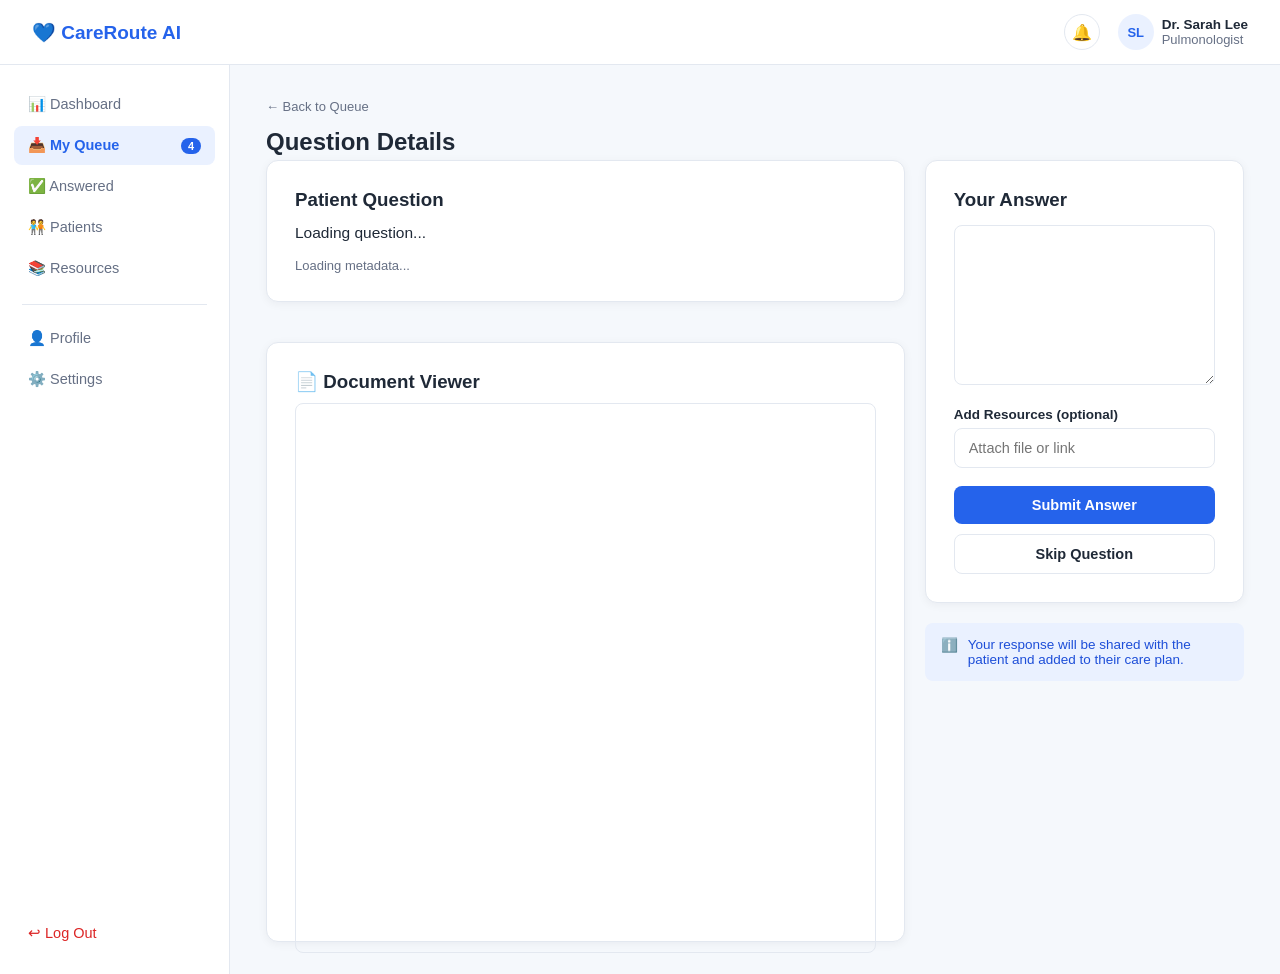
<file: Frontend/question-detail.html>
<!DOCTYPE html>
<html lang="en">
<head>
<meta charset="UTF-8">
<meta name="viewport" content="width=device-width, initial-scale=1.0">
<title>Question Details — CareRoute AI</title>
<link rel="stylesheet" href="styles.css">
</head>

<body>

<header class="topbar">
  <a href="doctor-dashboard.html" class="logo">💙 CareRoute AI</a>
  <div class="topbar-right">
    <div class="icon-btn">🔔</div>
    <div style="display:flex; align-items:center; gap:8px;">
      <div class="avatar">SL</div>
      <div>
        <div style="font-size:13.5px; font-weight:600;">Dr. Sarah Lee</div>
        <div class="small muted">Pulmonologist</div>
      </div>
    </div>
  </div>
</header>

<div class="app-shell">

  <aside class="sidebar">
    <a href="doctor-dashboard.html">📊 Dashboard</a>
    <a href="doctor-dashboard.html?filter=queue" class="active badge-link">
      📥 My Queue <span class="count">4</span>
    </a>
    <a href="doctor-dashboard.html?filter=answered">✅ Answered</a>
    <a href="#">🧑‍🤝‍🧑 Patients</a>
    <a href="resources.html">📚 Resources</a>
    <div class="sidebar-divider"></div>
    <a href="profile.html">👤 Profile</a>
    <a href="settings.html">⚙️ Settings</a>
    <a href="index.html" class="logout">↩ Log Out</a>
  </aside>

  <main class="main-content">

    <a href="doctor-dashboard.html"
       class="small muted"
       style="text-decoration:none; display:inline-block; margin-bottom:14px;">
      ← Back to Queue
    </a>

    <h1 class="page-title">Question Details</h1>

    <div class="grid-2">

      <!-- LEFT SIDE -->
      <div class="stack">

        <!-- Patient Question -->
        <div class="card">
          <h3 style="margin-bottom:10px;">Patient Question</h3>
          <p style="font-size:15.5px; line-height:1.6;" id="patientQuestion">
            Loading question...
          </p>

          <p class="small muted" style="margin-top:12px;" id="metaInfo">
            Loading metadata...
          </p>
        </div>

        <!-- LIVE DOCUMENT VIEWER -->
        <div class="card" style="height:600px;">
          <h3 style="margin-bottom:10px;">📄 Document Viewer</h3>

          <iframe
            id="docFrame"
            style="width:100%; height:550px; border:1px solid var(--border); border-radius:8px;"
          ></iframe>
        </div>

      </div>

      <!-- RIGHT SIDE -->
      <div class="stack">

        <!-- ANSWER BOX -->
        <div class="card">
          <h3 style="margin-bottom:14px;">Your Answer</h3>

          <form id="answerForm">

            <input type="hidden" id="docIdInput" name="doc_id">

            <div class="form-group">
              <textarea
                id="answerInput"
                name="answer"
                placeholder="Type your answer here..."
                style="min-height:160px;"
                required>
              </textarea>
            </div>

            <div class="form-group">
              <label>Add Resources (optional)</label>
              <input type="text" placeholder="Attach file or link">
            </div>

            <button type="submit" class="btn btn-primary btn-block">
              Submit Answer
            </button>

            <button type="button"
                    class="btn btn-secondary btn-block"
                    style="margin-top:10px;"
                    onclick="window.location.href='doctor-dashboard.html'">
              Skip Question
            </button>

          </form>
        </div>

        <div class="notice notice-info">
          ℹ️ <div>Your response will be shared with the patient and added to their care plan.</div>
        </div>

      </div>
    </div>
  </main>
</div>

<script>
  const API_BASE = 'http://127.0.0.1:5000';

  function getQueryParam(name) {
    return new URL(window.location.href).searchParams.get(name);
  }

  async function loadQuestionAndDocument() {
    const docId = getQueryParam("id");
    if (!docId) return;

    // Load document viewer
    const iframe = document.getElementById("docFrame");
    iframe.src = `${API_BASE}/get-file/${docId}`;

    // Load metadata
    try {
      const res = await fetch(`${API_BASE}/getDocumentMeta?id=${docId}`);
      if (res.ok) {
        const data = await res.json();

        document.getElementById("patientQuestion").textContent =
          data.question || "No question available";

        document.getElementById("metaInfo").textContent =
          `From Document: ${data.filename || "Unknown"} • Match: ${Math.round((data.match || 0) * 100)}%`;
      }
    } catch (e) {
      console.log("Metadata endpoint not available yet.");
    }
  }

  async function submitAnswer(docId) {
    const answerText = document.getElementById("answerInput").value;

    const formData = new FormData();
    formData.append("doc_id", docId);
    formData.append("answer", answerText);

    const res = await fetch(`${API_BASE}/addAnswer`, {
      method: "POST",
      body: formData
    });

    const data = await res.json();

    if (!res.ok) {
      alert(data.message || "Failed to submit answer");
      return;
    }

    window.location.href = "doctor-dashboard.html";
  }

  function initAnswerForm() {
    const docId = getQueryParam("id");

    document.getElementById("docIdInput").value = docId;

    document.getElementById("answerForm").addEventListener("submit", function (e) {
      e.preventDefault();
      submitAnswer(docId);
    });
  }

  loadQuestionAndDocument();
  initAnswerForm();
</script>

</body>
</html>
</file>
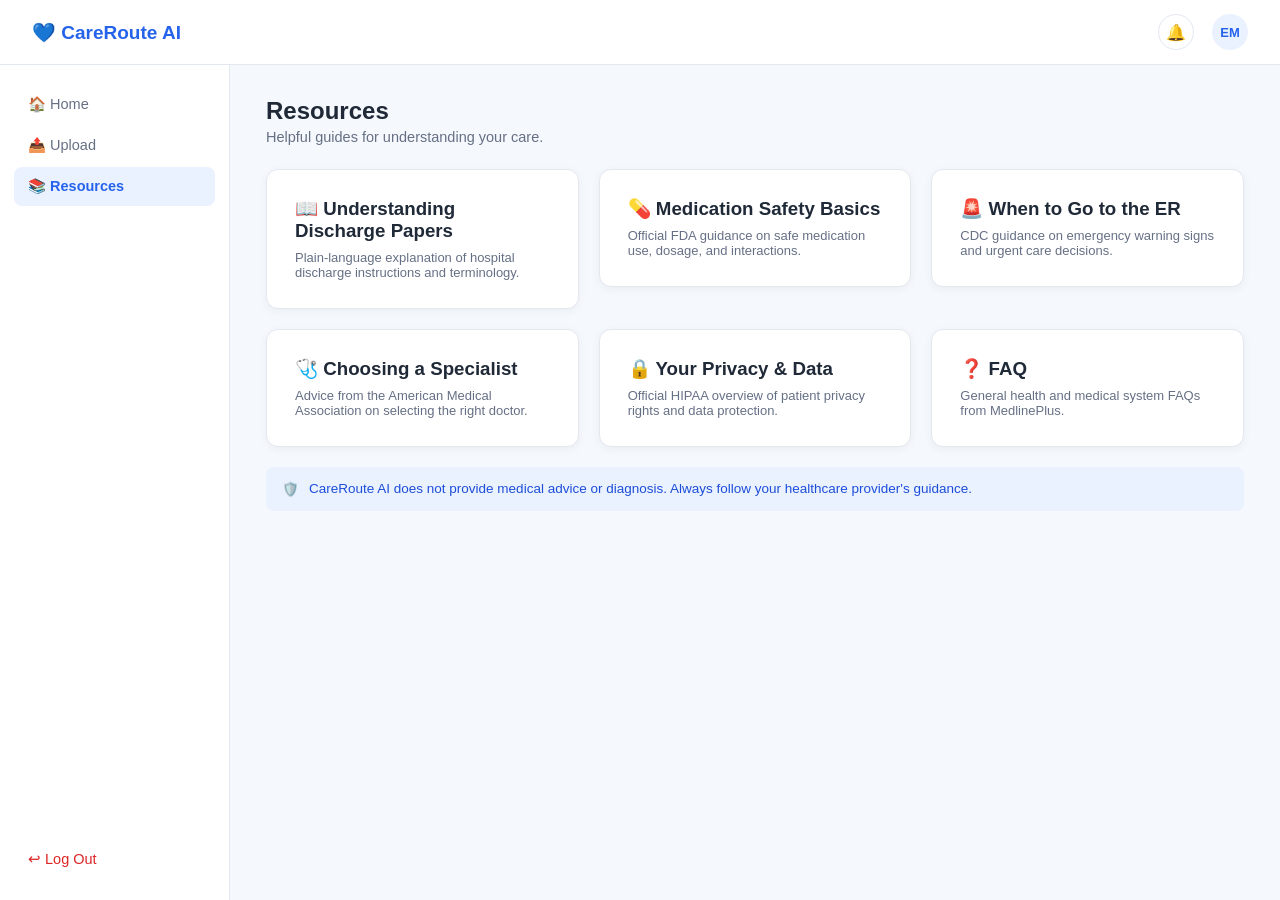
<file: Frontend/resources.html>
<!DOCTYPE html>
<html lang="en">
<head>
<meta charset="UTF-8">
<meta name="viewport" content="width=device-width, initial-scale=1.0">
<title>Resources — CareRoute AI</title>
<link rel="stylesheet" href="styles.css">

<style>
.card-link {
  text-decoration: none;
  color: inherit;
  display: block;
}

.card-link:hover .card {
  transform: translateY(-2px);
  box-shadow: 0 6px 18px rgba(0,0,0,0.08);
  transition: 0.2s ease;
}
</style>

</head>
<body>

<header class="topbar">
  <a href="dashboard.html" class="logo">💙 CareRoute AI</a>
  <div class="topbar-right">
    <div class="icon-btn">🔔</div>
    <div class="avatar">EM</div>
  </div>
</header>

<div class="app-shell">

  <aside class="sidebar">
    <a href="dashboard.html">🏠 Home</a>
    <a href="upload.html">📤 Upload</a>
    <a href="resources.html" class="active">📚 Resources</a>
    <a href="index.html" class="logout">↩ Log Out</a>
  </aside>

  <main class="main-content">
    <h1 class="page-title">Resources</h1>
    <p class="page-subtitle">Helpful guides for understanding your care.</p>

    <div class="grid-3">

      <a class="card-link" href="https://medlineplus.gov/dischargeinstructions.html" target="_blank">
        <div class="card">
          <h3 style="margin-bottom:8px;">📖 Understanding Discharge Papers</h3>
          <p class="muted small">Plain-language explanation of hospital discharge instructions and terminology.</p>
        </div>
      </a>

      <a class="card-link" href="https://www.fda.gov/drugs/buying-using-medicine-safely" target="_blank">
        <div class="card">
          <h3 style="margin-bottom:8px;">💊 Medication Safety Basics</h3>
          <p class="muted small">Official FDA guidance on safe medication use, dosage, and interactions.</p>
        </div>
      </a>

      <a class="card-link" href="https://www.cdc.gov/urgentcare/" target="_blank">
        <div class="card">
          <h3 style="margin-bottom:8px;">🚨 When to Go to the ER</h3>
          <p class="muted small">CDC guidance on emergency warning signs and urgent care decisions.</p>
        </div>
      </a>

      <a class="card-link" href="https://www.ama-assn.org/delivering-care/ethics/how-choose-right-physician-you" target="_blank">
        <div class="card">
          <h3 style="margin-bottom:8px;">🩺 Choosing a Specialist</h3>
          <p class="muted small">Advice from the American Medical Association on selecting the right doctor.</p>
        </div>
      </a>

      <a class="card-link" href="https://www.hhs.gov/hipaa/index.html" target="_blank">
        <div class="card">
          <h3 style="margin-bottom:8px;">🔒 Your Privacy & Data</h3>
          <p class="muted small">Official HIPAA overview of patient privacy rights and data protection.</p>
        </div>
      </a>

      <a class="card-link" href="https://medlineplus.gov/faq/" target="_blank">
        <div class="card">
          <h3 style="margin-bottom:8px;">❓ FAQ</h3>
          <p class="muted small">General health and medical system FAQs from MedlinePlus.</p>
        </div>
      </a>

    </div>

    <div class="notice notice-info" style="margin-top:20px;">
      🛡️ <div>CareRoute AI does not provide medical advice or diagnosis. Always follow your healthcare provider's guidance.</div>
    </div>

  </main>
</div>

</body>
</html>
</file>
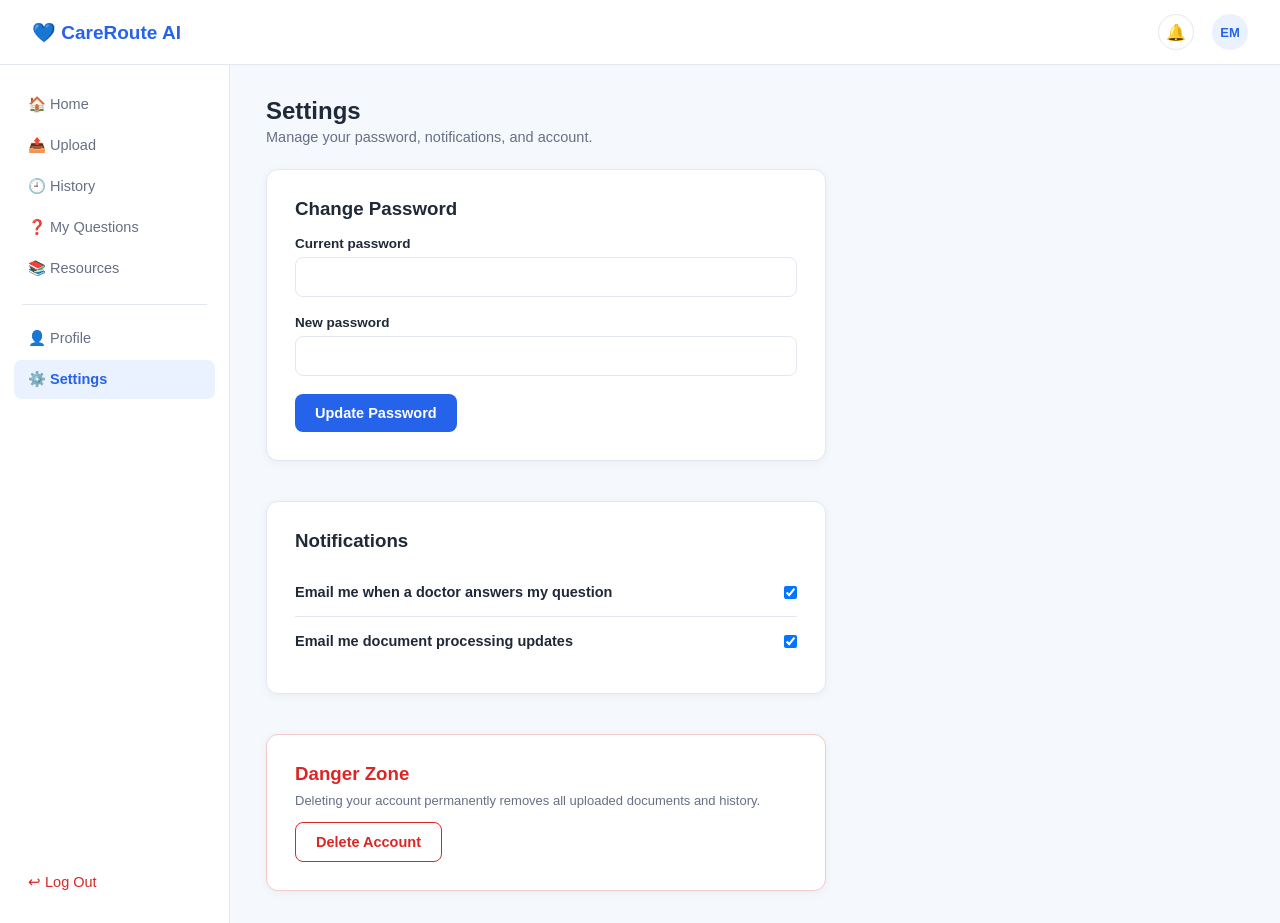
<file: Frontend/settings.html>
<!DOCTYPE html>
<html lang="en">
<head>
<meta charset="UTF-8">
<meta name="viewport" content="width=device-width, initial-scale=1.0">
<title>Settings — CareRoute AI</title>
<link rel="stylesheet" href="styles.css">
</head>
<body>

<header class="topbar">
  <a href="dashboard.html" class="logo">💙 CareRoute AI</a>
  <div class="topbar-right">
    <div class="icon-btn">🔔</div>
    <div class="avatar">EM</div>
  </div>
</header>

<div class="app-shell">

  <aside class="sidebar">
    <a href="dashboard.html">🏠 Home</a>
    <a href="upload.html">📤 Upload</a>
    <a href="history.html">🕘 History</a>
    <a href="my-questions.html">❓ My Questions</a>
    <a href="resources.html">📚 Resources</a>
    <div class="sidebar-divider"></div>
    <a href="profile.html">👤 Profile</a>
    <a href="settings.html" class="active">⚙️ Settings</a>
    <a href="index.html" class="logout">↩ Log Out</a>
  </aside>

  <main class="main-content">
    <h1 class="page-title">Settings</h1>
    <p class="page-subtitle">Manage your password, notifications, and account.</p>

    <div class="stack" style="max-width:560px;">

      <div class="card">
        <h3 style="margin-bottom:16px;">Change Password</h3>
        <form action="settings.html" method="POST">
          <div class="form-group">
            <label for="currentPw">Current password</label>
            <input type="password" id="currentPw" name="currentPassword">
          </div>
          <div class="form-group">
            <label for="newPw">New password</label>
            <input type="password" id="newPw" name="newPassword" minlength="8">
          </div>
          <button type="submit" class="btn btn-primary">Update Password</button>
        </form>
      </div>

      <div class="card">
        <h3 style="margin-bottom:16px;">Notifications</h3>
        <div class="list-row">
          <div>
            <div class="title">Email me when a doctor answers my question</div>
          </div>
          <input type="checkbox" checked style="width:auto;">
        </div>
        <div class="list-row">
          <div>
            <div class="title">Email me document processing updates</div>
          </div>
          <input type="checkbox" checked style="width:auto;">
        </div>
      </div>

      <div class="card" style="border-color:#f3c9c9;">
        <h3 style="margin-bottom:8px; color:var(--red);">Danger Zone</h3>
        <p class="muted small" style="margin-bottom:14px;">Deleting your account permanently removes all uploaded documents and history.</p>
        <button class="btn btn-danger">Delete Account</button>
      </div>

    </div>
  </main>
</div>

</body>
</html>
</file>
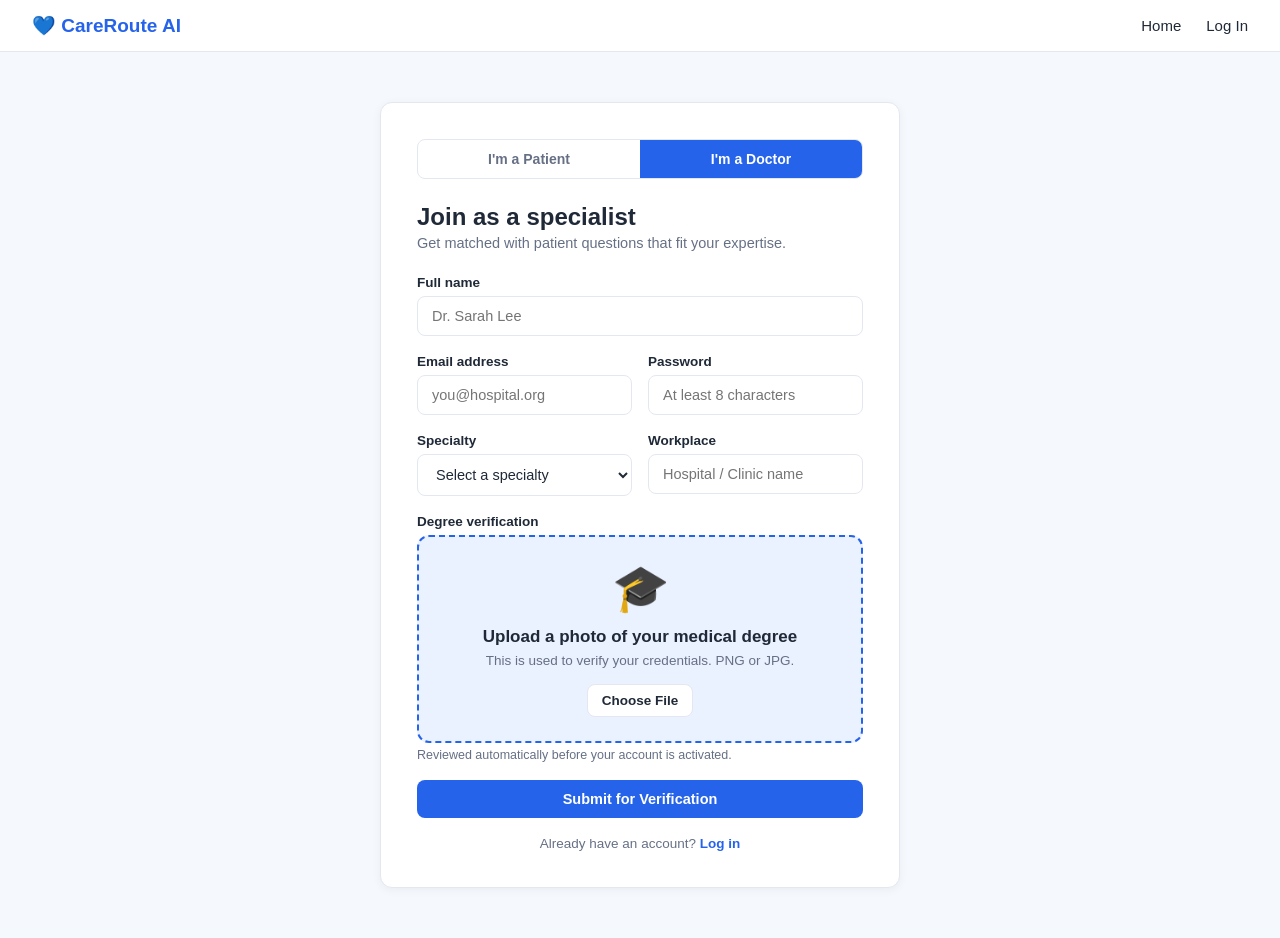
<file: Frontend/signup-doctor.html>
<!DOCTYPE html>
<html lang="en">
<head>
<meta charset="UTF-8">
<meta name="viewport" content="width=device-width, initial-scale=1.0">
<title>Doctor Registration — CareRoute AI</title>
<link rel="stylesheet" href="styles.css">
</head>
<body>

<header class="topbar">
  <a href="index.html" class="logo">💙 CareRoute AI</a>
  <nav class="public-nav">
    <a href="index.html">Home</a>
    <a href="login.html">Log In</a>
  </nav>
</header>

<div class="auth-wrap" style="max-width:560px;">
  <div class="card">

    <div class="role-toggle">
      <a href="signup-user.html">I'm a Patient</a>
      <a href="signup-doctor.html" class="active">I'm a Doctor</a>
    </div>

    <h1 class="page-title">Join as a specialist</h1>
    <p class="page-subtitle">Get matched with patient questions that fit your expertise.</p>

    <div id="doctorSignupStatus" class="error-text" style="display:none; margin-bottom:16px;"></div>

    <!-- Wire this form up to POST /addDoctor (multipart/form-data) -->
    <!-- fields: name, password, specialty, email, workplace, document(file) = degree -->
    <form id="doctorSignupForm" action="#" method="POST" enctype="multipart/form-data">

      <div class="form-group">
        <label for="docName">Full name</label>
        <input type="text" id="docName" name="name" placeholder="Dr. Sarah Lee" required>
      </div>

      <div class="form-row">
        <div class="form-group">
          <label for="docEmail">Email address</label>
          <input type="email" id="docEmail" name="email" placeholder="you@hospital.org" required>
        </div>
        <div class="form-group">
          <label for="docPassword">Password</label>
          <input type="password" id="docPassword" name="password" placeholder="At least 8 characters" required minlength="8">
        </div>
      </div>

      <div class="form-row">
        <div class="form-group">
          <label for="specialty">Specialty</label>
          <select id="specialty" name="specialty" required>
            <option value="" disabled selected>Select a specialty</option>
            <option>Pulmonology</option>
            <option>Allergy / Immunology</option>
            <option>Primary Care</option>
            <option>Cardiology</option>
            <option>Orthopedics</option>
            <option>Neurology</option>
            <option>Pediatrics</option>
            <option>Endocrinology</option>
            <option>Other</option>
          </select>
        </div>
        <div class="form-group">
          <label for="workplace">Workplace</label>
          <input type="text" id="workplace" name="workplace" placeholder="Hospital / Clinic name" required>
        </div>
      </div>

      <div class="form-group">
        <label>Degree verification</label>
        <div class="upload-box small" id="degreeDropzone">
          <div class="upload-icon">🎓</div>
          <h3>Upload a photo of your medical degree</h3>
          <p>This is used to verify your credentials. PNG or JPG.</p>
          <input type="file" id="degree" name="document" accept="image/*" required style="display:none;">
          <button type="button" class="btn btn-secondary btn-sm" id="degreeChooseButton">Choose File</button>
          <div id="degreeFileName"></div>
        </div>
        <div class="hint">Reviewed automatically before your account is activated.</div>
      </div>

      <button type="submit" id="submitButton" class="btn btn-primary btn-block">Submit for Verification</button>
    </form>

    <p class="auth-switch">Already have an account? <a href="login.html">Log in</a></p>
  </div>
</div>

<script src="auth-state.js"></script>
<script>
  const degreeInput = document.getElementById('degree');
  const degreeFileName = document.getElementById('degreeFileName');
  const degreeChooseButton = document.getElementById('degreeChooseButton');
  const doctorSignupForm = document.getElementById('doctorSignupForm');
  const doctorSignupStatus = document.getElementById('doctorSignupStatus');

  const showStatus = (message) => {
    doctorSignupStatus.textContent = message;
    doctorSignupStatus.style.display = 'block';
  };

  degreeChooseButton.addEventListener('click', () => {
    degreeInput.click();
  });

  doctorSignupForm.addEventListener('submit', async function (event) {
    event.preventDefault();

    doctorSignupStatus.textContent = '';
    doctorSignupStatus.style.display = 'none';

    document.getElementById('submitButton').disabled = true;
    document.getElementById('submitButton').textContent = 'Verifying Information...';

    try {
      const response = await fetch('http://127.0.0.1:5000/addDoctor', {
        method: 'POST',
        body: new FormData(doctorSignupForm),
      });

      let payload = null;
      try {
        payload = await response.json();
      } catch (parseError) {
        payload = null;
      }

      if (response.ok) {
        CareRouteAuth.setAuthState('doctor', document.getElementById('docName').value, document.getElementById('docPassword').value);
        window.location.href = 'doctor-dashboard.html';
        return;
      }

      showStatus((payload && payload.message) || `Signup failed with status ${response.status}. Please try again.`);
    } catch (error) {
      console.error('Doctor signup request failed:', error);
      showStatus('The signup request could not reach the backend. Check that the API is running and allows this page origin.');
    }
  });

  degreeInput.addEventListener('change', () => {
    if (degreeInput.files.length > 0) {
      degreeFileName.innerHTML = `<div class="file-chip">📄 ${degreeInput.files[0].name} <span class="remove" id="degreeRemoveButton">✕</span></div>`;
      document.getElementById('degreeRemoveButton').addEventListener('click', (event) => {
        event.stopPropagation();
        degreeInput.value = '';
        degreeFileName.innerHTML = '';
      });
    }
  });
</script>

</body>
</html>
</file>
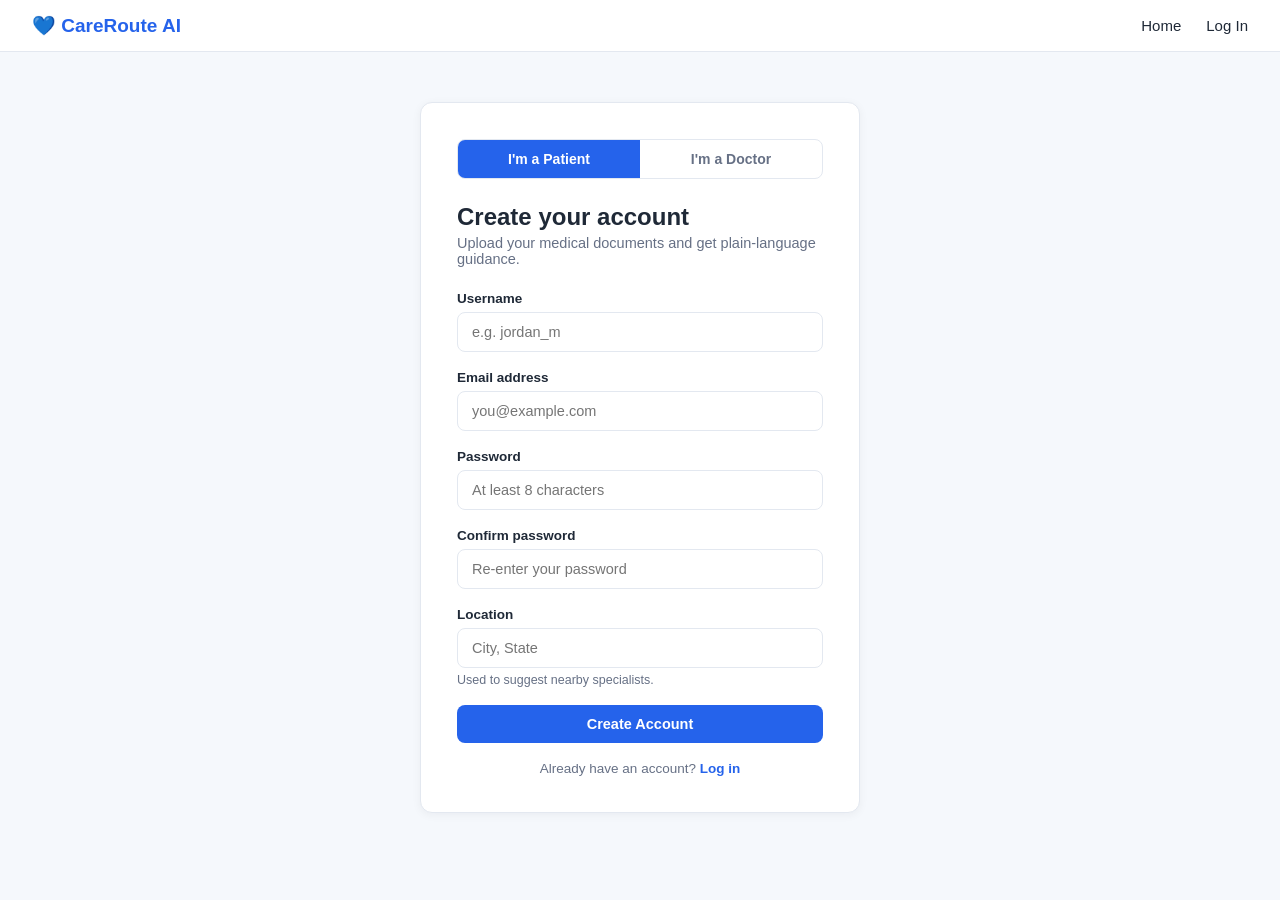
<file: Frontend/signup-user.html>
<!DOCTYPE html>
<html lang="en">
<head>
<meta charset="UTF-8">
<meta name="viewport" content="width=device-width, initial-scale=1.0">
<title>Create Your Account — CareRoute AI</title>
<link rel="stylesheet" href="styles.css">
</head>
<body>

<header class="topbar">
  <a href="index.html" class="logo">💙 CareRoute AI</a>
  <nav class="public-nav">
    <a href="index.html">Home</a>
    <a href="login.html">Log In</a>
  </nav>
</header>

<div class="auth-wrap">
  <div class="card">

    <div class="role-toggle">
      <a href="signup-user.html" class="active">I'm a Patient</a>
      <a href="signup-doctor.html">I'm a Doctor</a>
    </div>

    <h1 class="page-title">Create your account</h1>
    <p class="page-subtitle">Upload your medical documents and get plain-language guidance.</p>

    <div id="signupStatus" class="error-text" style="display:none; margin-bottom:16px;"></div>

    <!-- Wire this form up to POST /addUser (fields: username, email, password, location) -->
    <form id="userSignupForm" action="#" method="POST">

      <div class="form-group">
        <label for="username">Username</label>
        <input type="text" id="username" name="username" placeholder="e.g. jordan_m" required>
      </div>

      <div class="form-group">
        <label for="email">Email address</label>
        <input type="email" id="email" name="email" placeholder="you@example.com" required>
        <div class="error-text">Please enter a valid email address.</div>
      </div>

      <div class="form-group">
        <label for="password">Password</label>
        <input type="password" id="password" name="password" placeholder="At least 8 characters" required minlength="8">
      </div>

      <div class="form-group">
        <label for="confirmPassword">Confirm password</label>
        <input type="password" id="confirmPassword" name="confirmPassword" placeholder="Re-enter your password" required>
        <div class="error-text">Passwords do not match.</div>
      </div>

      <div class="form-group">
        <label for="location">Location</label>
        <input type="text" id="location" name="location" placeholder="City, State" required>
        <div class="hint">Used to suggest nearby specialists.</div>
      </div>

      <button type="submit" class="btn btn-primary btn-block">Create Account</button>
    </form>

    <p class="auth-switch">Already have an account? <a href="login.html">Log in</a></p>
  </div>
</div>

<script src="auth-state.js"></script>
<script>
  document.getElementById('userSignupForm').addEventListener('submit', async function (event) {
    event.preventDefault();

    const form = event.currentTarget;
    const signupStatus = document.getElementById('signupStatus');
    const password = document.getElementById('password').value;
    const confirmPassword = document.getElementById('confirmPassword').value;

    const showStatus = (message) => {
      signupStatus.textContent = message;
      signupStatus.style.display = 'block';
    };

    signupStatus.textContent = '';
    signupStatus.style.display = 'none';

    if (password !== confirmPassword) {
      showStatus('Passwords do not match.');
      return;
    }

    try {
      const response = await fetch('http://127.0.0.1:5000/addUser', {
        method: 'POST',
        body: new FormData(form),
      });

      let payload = null;
      try {
        payload = await response.json();
      } catch (parseError) {
        payload = null;
      }

      if (response.ok) {
        CareRouteAuth.setAuthState('patient', document.getElementById('username').value, password);
        window.location.href = 'dashboard.html';
        return;
      }

      if (response.status === 400) {
        showStatus('User already exists. Maybe you meant to log in instead?');
        return;
      }

      showStatus((payload && payload.message) || `Signup failed with status ${response.status}. Please try again.`);
    } catch (error) {
      console.error('Signup request failed:', error);
      showStatus('The backend is reachable only if it allows browser requests from this page. This looks like a CORS/origin block, not a missing server.');
    }
  });
</script>

</body>
</html>
</file>
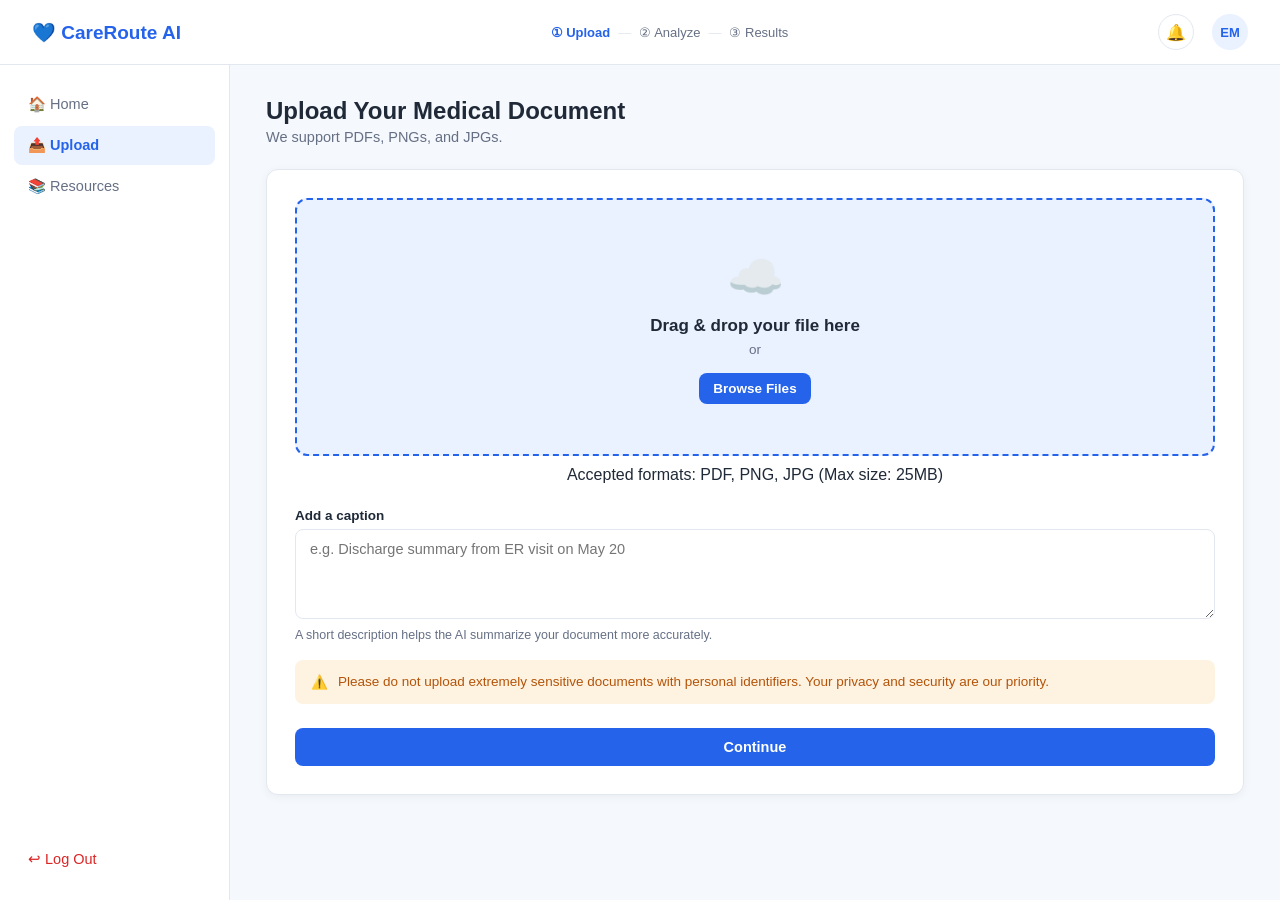
<file: Frontend/upload.html>
<!DOCTYPE html>
<html lang="en">
<head>
<meta charset="UTF-8">
<meta name="viewport" content="width=device-width, initial-scale=1.0">
<title>Upload Document — CareRoute AI</title>
<link rel="stylesheet" href="styles.css">
</head>
<body>

<header class="topbar">
  <a href="dashboard.html" class="logo">💙 CareRoute AI</a>
  <div class="topbar-steps">
    <span class="step active">① Upload</span>
    <span class="sep">—</span>
    <span class="step">② Analyze</span>
    <span class="sep">—</span>
    <span class="step">③ Results</span>
  </div>
  <div class="topbar-right">
    <div class="icon-btn">🔔</div>
    <div class="avatar" id="signedInAvatar">EM</div>
  </div>
</header>

<div class="app-shell">

  <!-- Patient sidebar -->
  <aside class="sidebar">
    <a href="dashboard.html">🏠 Home</a>
    <a href="upload.html" class="active">📤 Upload</a>
    <a href="resources.html">📚 Resources</a>
    <a href="index.html" class="logout">↩ Log Out</a>
  </aside>

  <main class="main-content">
    <h1 class="page-title">Upload Your Medical Document</h1>
    <p class="page-subtitle">We support PDFs, PNGs, and JPGs.</p>

    <div class="card">

      <!-- POST multipart/form-data to the Flask backend at /uploadDocument -->
      <form id="uploadForm" action="http://127.0.0.1:5000/uploadDocument" method="POST" enctype="multipart/form-data">
        <input type="hidden" id="uploadUsername" name="username">
        <input type="hidden" id="uploadPassword" name="password">

        <div class="upload-box" id="dropzone">
          <div class="upload-icon">☁️</div>
          <h3>Drag &amp; drop your file here</h3>
          <p>or</p>
          <input type="file" id="documentInput" name="document" accept=".pdf,.png,.jpg,.jpeg" required style="display:none;">
          <button type="button" class="btn btn-primary btn-sm" id="browseFilesButton">Browse Files</button>
          <div id="fileName"></div>
        </div>
        <p class="hint" style="text-align:center; margin-top:10px;">Accepted formats: PDF, PNG, JPG (Max size: 25MB)</p>

        <div class="form-group" style="margin-top:24px;">
          <label for="caption">Add a caption</label>
          <textarea id="caption" name="caption" placeholder="e.g. Discharge summary from ER visit on May 20"></textarea>
          <div class="hint">A short description helps the AI summarize your document more accurately.</div>
        </div>

        <div class="notice notice-warning">
          ⚠️ <div>Please do not upload extremely sensitive documents with personal identifiers. Your privacy and security are our priority.</div>
        </div>

        <div id="uploadStatus" class="error-text" style="display:none; margin-top:16px;"></div>

        <button type="submit" class="btn btn-primary btn-block" style="margin-top:24px;">Continue</button>
      </form>

      <iframe id="uploadTransportFrame" name="uploadTransportFrame" title="Upload transport" aria-hidden="true" tabindex="-1" style="display:none;"></iframe>
    </div>
  </main>
</div>

<script src="auth-state.js"></script>

<script>
  const uploadForm = document.getElementById('uploadForm');
  const uploadStatus = document.getElementById('uploadStatus');
  const submitButton = uploadForm.querySelector('button[type="submit"]');

  const fileInput = document.getElementById('documentInput');
  const fileName = document.getElementById('fileName');
  const browseFilesButton = document.getElementById('browseFilesButton');

  const dropzone = document.getElementById('dropzone');

  const uploadUsername = document.getElementById('uploadUsername');
  const uploadPassword = document.getElementById('uploadPassword');

  function updateSignedInUser() {
    const authState = CareRouteAuth.getAuthState();

    if (uploadUsername) uploadUsername.value = authState.username || '';
    if (uploadPassword) uploadPassword.value = authState.password || '';

    const avatar = document.getElementById('signedInAvatar');
    if (avatar && authState.username) {
      avatar.textContent = authState.username;
      avatar.title = authState.username;
    }
  }

  updateSignedInUser();

  // ---------------- FILE PICKER ----------------
  browseFilesButton.addEventListener('click', () => {
    fileInput.click();
  });

  fileInput.addEventListener('change', () => {
    if (fileInput.files.length > 0) {
      fileName.innerHTML = `
        <div class="file-chip">
          📄 ${fileInput.files[0].name}
          <span class="remove"
            onclick="event.stopPropagation(); fileInput.value=''; fileName.innerHTML='';">✕</span>
        </div>`;
    }
  });

  // ---------------- DRAG & DROP ----------------
  ['dragenter', 'dragover'].forEach(evt =>
    dropzone.addEventListener(evt, e => {
      e.preventDefault();
      dropzone.style.background = '#dde9ff';
    })
  );

  ['dragleave', 'drop'].forEach(evt =>
    dropzone.addEventListener(evt, e => {
      e.preventDefault();
      dropzone.style.background = '';
    })
  );

  dropzone.addEventListener('drop', e => {
    if (e.dataTransfer.files.length > 0) {
      fileInput.files = e.dataTransfer.files;
      fileInput.dispatchEvent(new Event('change'));
    }
  });

  // ---------------- SUBMIT (FIXED) ----------------
  uploadForm.addEventListener('submit', async (event) => {
    event.preventDefault();

    const authState = CareRouteAuth.getAuthState();

    if (!authState.username || !authState.password) {
      uploadStatus.textContent = 'Please log in again before uploading a document.';
      uploadStatus.style.display = 'block';
      return;
    }

    if (!fileInput.files.length) {
      uploadStatus.textContent = 'Please choose a document to upload.';
      uploadStatus.style.display = 'block';
      return;
    }

    uploadStatus.style.display = 'none';
    submitButton.disabled = true;

    // 🔥 Build FormData manually (THIS is what fixes your issue)
    const formData = new FormData();
    formData.append('username', authState.username);
    formData.append('password', authState.password);
    formData.append('caption', document.getElementById('caption').value || '');
    formData.append('document', fileInput.files[0]);

    try {
      const response = await fetch('http://127.0.0.1:5000/uploadDocument', {
        method: 'POST',
        body: formData
      });

      // Only confirm server received request (NOT waiting for processing)
      if (!response.ok) {
        const err = await response.json().catch(() => ({}));
        throw new Error(err.message || 'Upload failed');
      }

      // 🚀 Safe redirect AFTER upload is successfully sent
      window.location.href = 'processing.html';

    } catch (err) {
      uploadStatus.textContent = err.message;
      uploadStatus.style.display = 'block';
      submitButton.disabled = false;
    }
  });
</script>

</body>
</html>
</file>
<file: Frontend/styles.css>
/* ============================================
   CareRoute AI — Shared Stylesheet
   Used by every page. Keep this file linked
   the same way on every page: <link rel="stylesheet" href="styles.css">
   ============================================ */

:root{
  --blue:#2563eb;
  --blue-dark:#1d4ed8;
  --blue-light:#eaf1ff;
  --bg:#f5f8fc;
  --white:#ffffff;
  --border:#e3e8f0;
  --text:#1f2937;
  --text-muted:#667085;
  --green:#16a34a;
  --green-light:#e9f9ee;
  --amber:#b45309;
  --amber-light:#fef3e0;
  --red:#dc2626;
  --red-light:#fdecec;
  --radius:12px;
  --radius-sm:8px;
  --shadow:0 2px 10px rgba(16,24,40,0.05);
  --shadow-md:0 4px 15px rgba(16,24,40,0.08);
}

*{
  margin:0;
  padding:0;
  box-sizing:border-box;
  font-family:'Segoe UI', Arial, sans-serif;
}

body{
  background:var(--bg);
  color:var(--text);
}

a{ color:inherit; }

/* ---------- Top header (used on every page) ---------- */

.topbar{
  display:flex;
  justify-content:space-between;
  align-items:center;
  padding:14px 32px;
  background:var(--white);
  border-bottom:1px solid var(--border);
  position:sticky;
  top:0;
  z-index:20;
}

.topbar .logo{
  display:flex;
  align-items:center;
  gap:8px;
  font-size:19px;
  font-weight:700;
  color:var(--blue);
  text-decoration:none;
}

.topbar .logo svg{ flex-shrink:0; }

.topbar-steps{
  display:flex;
  align-items:center;
  gap:8px;
  font-size:13px;
  color:var(--text-muted);
}

.topbar-steps .step{
  display:flex;
  align-items:center;
  gap:6px;
}

.topbar-steps .step.active{ color:var(--blue); font-weight:600; }
.topbar-steps .step.done{ color:var(--green); font-weight:600; }
.topbar-steps .sep{ color:var(--border); }

.topbar-right{
  display:flex;
  align-items:center;
  gap:18px;
}

.icon-btn{
  width:36px;
  height:36px;
  border-radius:50%;
  border:1px solid var(--border);
  background:var(--white);
  display:flex;
  align-items:center;
  justify-content:center;
  cursor:pointer;
  color:var(--text-muted);
}

.avatar{
  width:36px;
  height:36px;
  border-radius:50%;
  background:var(--blue-light);
  color:var(--blue);
  display:flex;
  align-items:center;
  justify-content:center;
  font-weight:700;
  font-size:13px;
}

/* public nav (logged-out landing page) */
nav.public-nav{
  display:flex;
  gap:25px;
  align-items:center;
}
nav.public-nav a{
  text-decoration:none;
  color:var(--text);
  font-size:15px;
}
nav.public-nav a:hover{ color:var(--blue); }

/* ---------- App shell: sidebar + content ---------- */

.app-shell{
  display:flex;
  min-height:calc(100vh - 65px);
}

.sidebar{
  width:230px;
  background:var(--white);
  border-right:1px solid var(--border);
  padding:20px 14px;
  display:flex;
  flex-direction:column;
  flex-shrink:0;
}

.sidebar a{
  display:flex;
  align-items:center;
  gap:12px;
  padding:11px 14px;
  border-radius:var(--radius-sm);
  color:var(--text-muted);
  text-decoration:none;
  font-size:14.5px;
  margin-bottom:2px;
}

.sidebar a:hover{ background:var(--bg); color:var(--text); }

.sidebar a.active{
  background:var(--blue-light);
  color:var(--blue);
  font-weight:600;
}

.sidebar a.badge-link{ justify-content:space-between; }

.sidebar .count{
  background:var(--blue);
  color:var(--white);
  font-size:11px;
  font-weight:700;
  border-radius:10px;
  padding:2px 7px;
}

.sidebar .sidebar-divider{
  height:1px;
  background:var(--border);
  margin:14px 8px;
}

.sidebar .logout{
  margin-top:auto;
  color:var(--red);
}

.main-content{
  flex:1;
  padding:32px 36px;
}

/* ---------- Buttons ---------- */

.btn{
  display:inline-flex;
  align-items:center;
  justify-content:center;
  gap:8px;
  border:none;
  border-radius:var(--radius-sm);
  padding:11px 20px;
  font-size:14.5px;
  font-weight:600;
  cursor:pointer;
  text-decoration:none;
}

.btn-primary{ background:var(--blue); color:var(--white); }
.btn-primary:hover{ background:var(--blue-dark); }

.btn-secondary{
  background:var(--white);
  border:1px solid var(--border);
  color:var(--text);
}
.btn-secondary:hover{ border-color:var(--blue); color:var(--blue); }

.btn-block{ width:100%; }
.btn-sm{ padding:8px 14px; font-size:13.5px; }

.btn-danger{ background:var(--white); border:1px solid var(--red); color:var(--red); }

/* ---------- Cards / sections ---------- */

.card{
  background:var(--white);
  border-radius:var(--radius);
  padding:28px;
  box-shadow:var(--shadow);
  border:1px solid var(--border);
}

.card + .card{ margin-top:20px; }

.page-title{ font-size:24px; font-weight:700; margin-bottom:4px; }
.page-subtitle{ color:var(--text-muted); font-size:14.5px; margin-bottom:24px; }

/* ---------- Forms ---------- */

.form-group{ margin-bottom:18px; }

.form-group label{
  display:block;
  font-size:13.5px;
  font-weight:600;
  margin-bottom:6px;
  color:var(--text);
}

.form-group .hint{
  font-size:12.5px;
  color:var(--text-muted);
  margin-top:5px;
}

input[type="text"],
input[type="email"],
input[type="password"],
input[type="tel"],
select,
textarea{
  width:100%;
  padding:11px 14px;
  border:1px solid var(--border);
  border-radius:var(--radius-sm);
  font-size:14.5px;
  background:var(--white);
  color:var(--text);
}

input:focus, select:focus, textarea:focus{
  outline:none;
  border-color:var(--blue);
  box-shadow:0 0 0 3px var(--blue-light);
}

textarea{ resize:vertical; min-height:90px; }

.form-row{
  display:flex;
  gap:16px;
}
.form-row .form-group{ flex:1; }

.error-text{
  color:var(--red);
  font-size:12.5px;
  margin-top:5px;
  display:none;
}

.form-group.has-error input{ border-color:var(--red); }
.form-group.has-error .error-text{ display:block; }

/* ---------- File upload box ---------- */

.upload-box{
  border:2.5px dashed var(--blue);
  border-radius:var(--radius);
  padding:50px 30px;
  text-align:center;
  background:var(--blue-light);
  cursor:pointer;
}

.upload-box .upload-icon{ font-size:46px; margin-bottom:12px; }
.upload-box h3{ font-size:17px; margin-bottom:6px; }
.upload-box p{ color:var(--text-muted); font-size:13.5px; margin-bottom:16px; }

.upload-box.small{
  padding:24px;
}

.file-chip{
  display:inline-flex;
  align-items:center;
  gap:8px;
  background:var(--white);
  border:1px solid var(--border);
  border-radius:var(--radius-sm);
  padding:8px 12px;
  font-size:13.5px;
  margin-top:12px;
}

.file-chip .remove{ color:var(--red); cursor:pointer; font-weight:700; }

/* ---------- Badges / pills ---------- */

.badge{
  display:inline-flex;
  align-items:center;
  gap:5px;
  font-size:12px;
  font-weight:700;
  padding:4px 10px;
  border-radius:20px;
}

.badge-high{ background:var(--red-light); color:var(--red); }
.badge-medium{ background:var(--amber-light); color:var(--amber); }
.badge-low{ background:var(--blue-light); color:var(--blue); }
.badge-success{ background:var(--green-light); color:var(--green); }
.badge-neutral{ background:var(--bg); color:var(--text-muted); border:1px solid var(--border); }

/* ---------- Notice / callout boxes ---------- */

.notice{
  border-radius:var(--radius-sm);
  padding:14px 16px;
  font-size:13.5px;
  display:flex;
  gap:10px;
  align-items:flex-start;
}

.notice-info{ background:var(--blue-light); color:var(--blue-dark); }
.notice-warning{ background:var(--amber-light); color:var(--amber); }
.notice-danger{ background:var(--red-light); color:var(--red); }
.notice-success{ background:var(--green-light); color:var(--green); }

/* ---------- Progress / steps ---------- */

.progress-track{
  height:8px;
  background:var(--border);
  border-radius:10px;
  overflow:hidden;
  margin:18px 0 6px;
}
.progress-fill{
  height:100%;
  background:var(--blue);
  border-radius:10px;
}

.checklist-item{
  display:flex;
  align-items:center;
  gap:12px;
  padding:12px 0;
  border-bottom:1px solid var(--border);
  font-size:14.5px;
}
.checklist-item:last-child{ border-bottom:none; }

.checklist-item .icon{
  width:22px;
  height:22px;
  border-radius:50%;
  display:flex;
  align-items:center;
  justify-content:center;
  font-size:12px;
  flex-shrink:0;
  border:2px solid var(--border);
  color:transparent;
}
.checklist-item.done .icon{
  background:var(--green);
  border-color:var(--green);
  color:var(--white);
}
.checklist-item.active .icon{
  border-color:var(--blue);
}
.checklist-item.done span.label{ color:var(--text); }
.checklist-item:not(.done) span.label{ color:var(--text-muted); }

/* ---------- Grid layouts ---------- */

.grid-2{ display:grid; grid-template-columns:2fr 1fr; gap:20px; align-items:start; }
.grid-3{ display:grid; grid-template-columns:repeat(3,1fr); gap:20px; }
.stack{ display:flex; flex-direction:column; gap:20px; }

@media (max-width:900px){
  .grid-2{ grid-template-columns:1fr; }
  .grid-3{ grid-template-columns:1fr; }
}

/* ---------- List rows (history, queue items) ---------- */

.list-row{
  display:flex;
  justify-content:space-between;
  align-items:center;
  padding:16px 0;
  border-bottom:1px solid var(--border);
  gap:16px;
}
.list-row:last-child{ border-bottom:none; }

.list-row .meta{ font-size:12.5px; color:var(--text-muted); margin-top:4px; }
.list-row .title{ font-weight:600; font-size:14.5px; }

/* ---------- Misc text helpers ---------- */

.muted{ color:var(--text-muted); }
.small{ font-size:13px; }
ul.plain{ list-style:none; }
ul.plain li{ padding:6px 0; font-size:14.5px; }
ul.plain li::before{ content:"• "; color:var(--blue); font-weight:700; }

/* ---------- Auth pages (signup/login) ---------- */

.auth-wrap{
  max-width:480px;
  margin:50px auto;
  padding:0 20px;
}

.auth-wrap .card{ padding:36px; }

.auth-switch{
  text-align:center;
  margin-top:18px;
  font-size:13.5px;
  color:var(--text-muted);
}
.auth-switch a{ color:var(--blue); font-weight:600; text-decoration:none; }

.role-toggle{
  display:flex;
  border:1px solid var(--border);
  border-radius:var(--radius-sm);
  overflow:hidden;
  margin-bottom:24px;
}
.role-toggle a{
  flex:1;
  text-align:center;
  padding:11px;
  font-size:14px;
  font-weight:600;
  color:var(--text-muted);
  text-decoration:none;
}
.role-toggle a.active{ background:var(--blue); color:var(--white); }

/* ---------- Empty states ---------- */

.empty-state{
  text-align:center;
  padding:50px 20px;
  color:var(--text-muted);
}
.empty-state .icon{ font-size:42px; margin-bottom:10px; }
</file>
